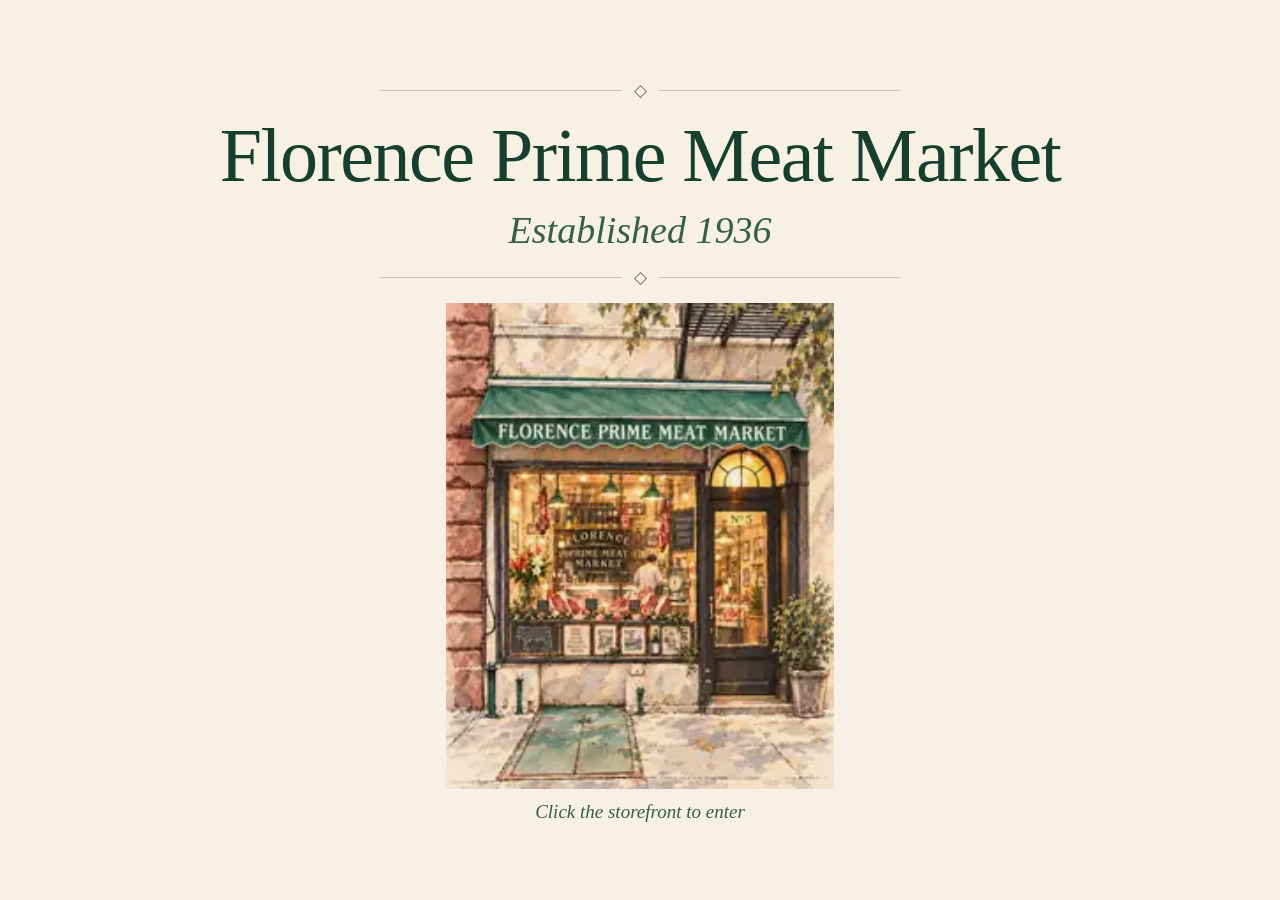
<file: index.html>
<!doctype html>
<html lang="en">
<head>
<meta charset="utf-8">
<meta name="viewport" content="width=device-width,initial-scale=1,viewport-fit=cover">
<title>Florence Prime Meat Market</title>
<meta name="description" content="Florence Prime Meat Market, 5 Jones Street, Greenwich Village. Cut to order since 1936.">
<meta property="og:title" content="Florence Prime Meat Market">
<meta property="og:description" content="Florence Prime Meat Market, 5 Jones Street, Greenwich Village. Cut to order since 1936.">
<meta property="og:image" content="assets/storefront.webp">
<meta name="theme-color" content="#173f2f">
<link rel="icon" href="data:image/svg+xml,%3Csvg xmlns='http://www.w3.org/2000/svg' viewBox='0 0 64 64'%3E%3Crect width='64' height='64' rx='10' fill='%23173f2f'/%3E%3Ctext x='32' y='45' font-family='Georgia,serif' font-size='40' text-anchor='middle' fill='%23f6f0e5'%3EF%3C/text%3E%3C/svg%3E">
<link rel="preconnect" href="https://fonts.googleapis.com">
<link rel="preconnect" href="https://fonts.gstatic.com" crossorigin>
<link rel="stylesheet" href="https://fonts.googleapis.com/css2?family=IM+Fell+English:ital@0;1&family=Source+Serif+4:ital,opsz,wght@0,8..60,400;0,8..60,600;1,8..60,400&family=Barlow+Condensed:wght@500;600&display=swap">
<link rel="stylesheet" href="assets/site.css">
<script type="application/ld+json">
{"@context":"https://schema.org","@type":"ButcherShop","name":"Florence Prime Meat Market","foundingDate":"1936","telephone":"+1-212-242-6531","address":{"@type":"PostalAddress","streetAddress":"5 Jones Street","addressLocality":"New York","addressRegion":"NY","postalCode":"10014","addressCountry":"US"},"sameAs":["https://www.instagram.com/florenceprimemeat/"]}
</script>
</head>
<body>
<main>
<div class="splash">
  <div class="rule">◇</div>
  <h1>Florence Prime Meat Market</h1>
  <p class="est">Established 1936</p>
  <div class="rule">◇</div>
  <a class="storelink" href="home.html" aria-label="Enter Florence Prime Meat Market"><img src="assets/storefront.webp" width="220" height="275" alt="Watercolor of the Florence Prime Meat Market storefront with its green awning at 5 Jones Street"></a>
  <a class="enter" href="home.html">Click the storefront to enter</a>
</div>
</main>
</body>
</html>
</file>
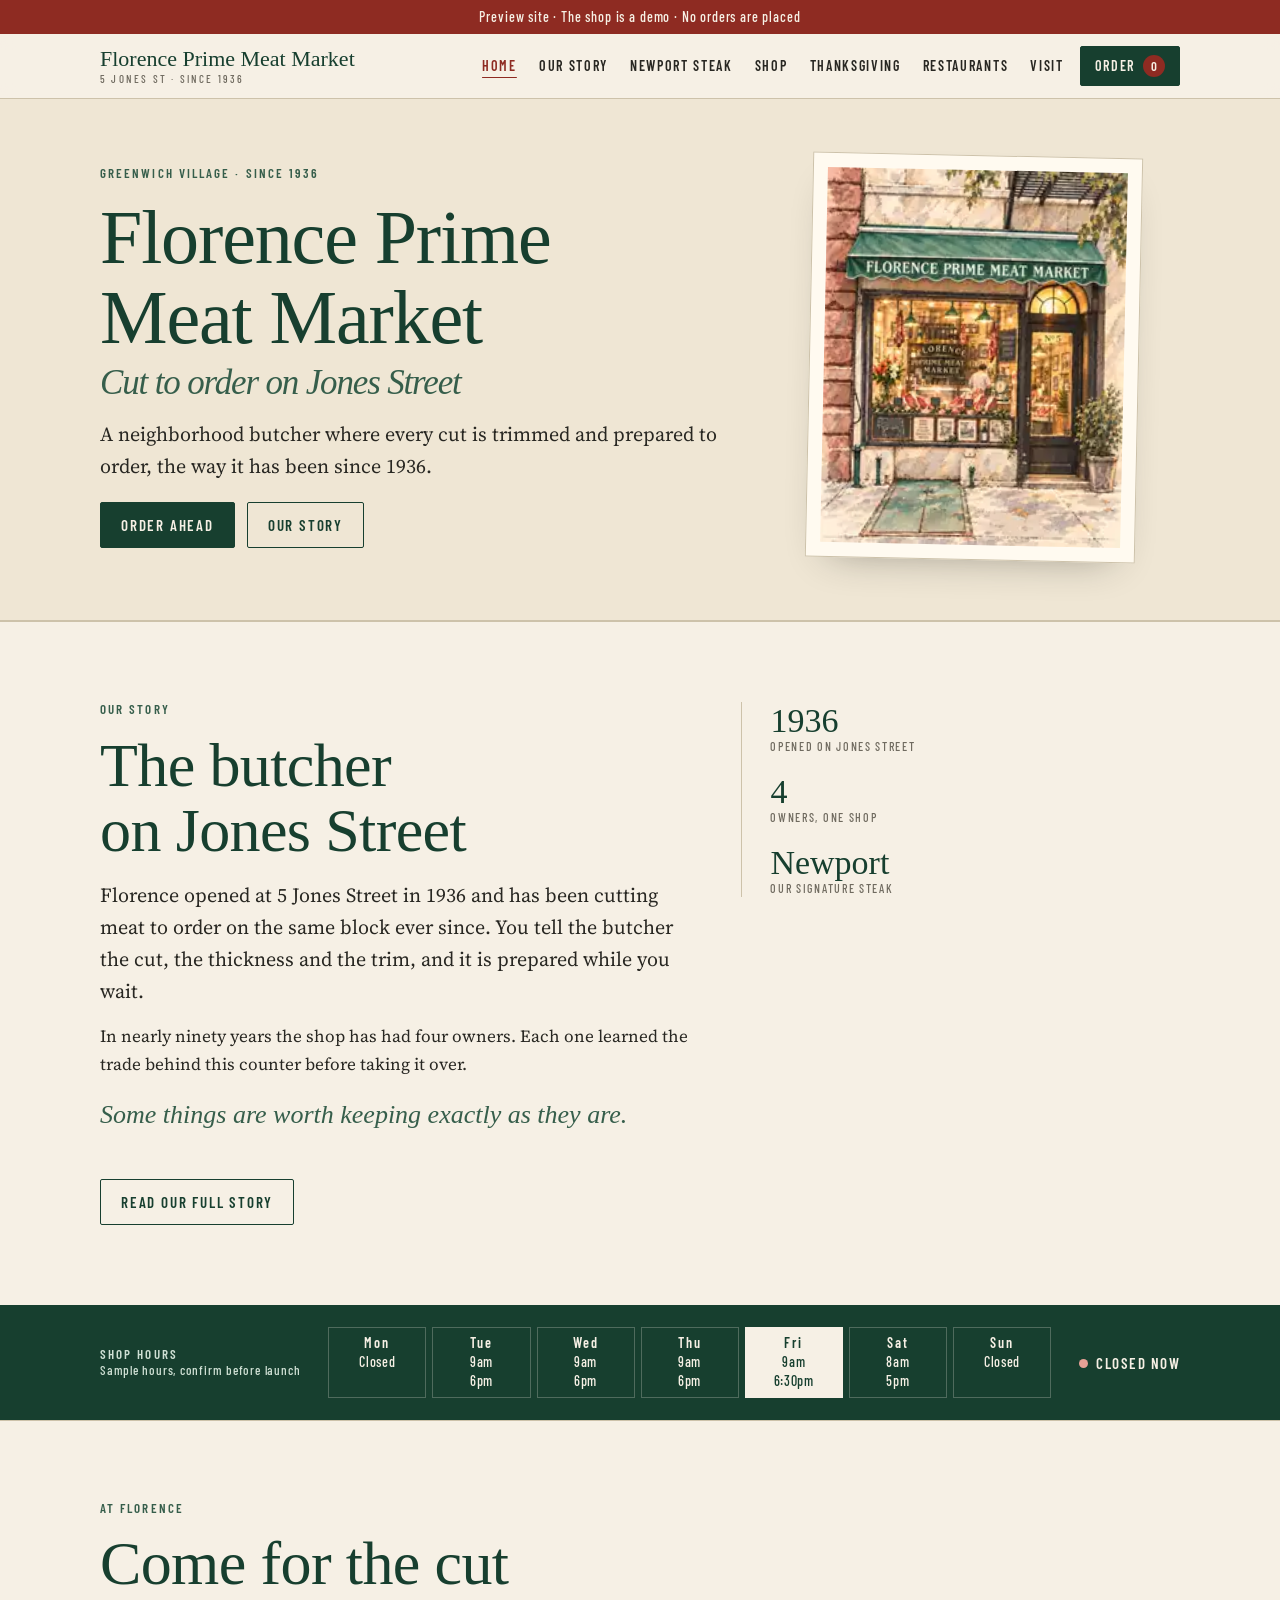
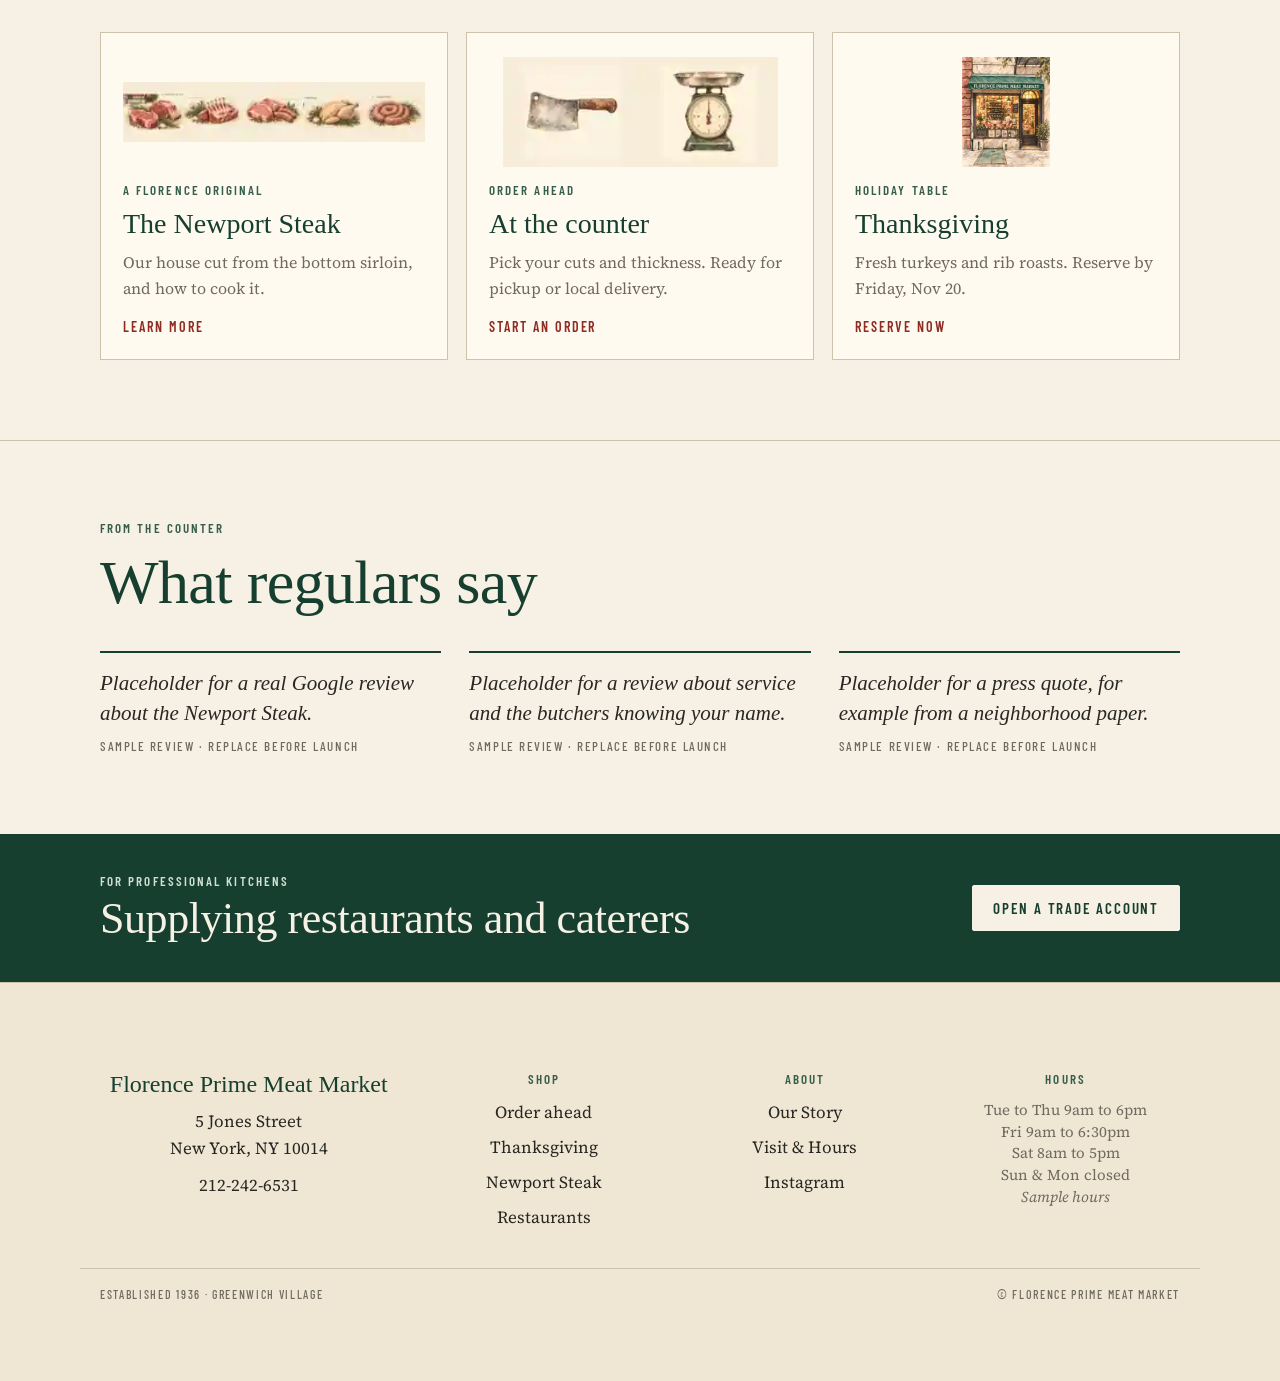
<file: home.html>
<!doctype html>
<html lang="en">
<head>
<meta charset="utf-8">
<meta name="viewport" content="width=device-width,initial-scale=1,viewport-fit=cover">
<title>Florence Prime Meat Market · Since 1936</title>
<meta name="description" content="Florence Prime Meat Market, 5 Jones Street, Greenwich Village. Cut to order since 1936.">
<meta property="og:title" content="Florence Prime Meat Market · Since 1936">
<meta property="og:description" content="Florence Prime Meat Market, 5 Jones Street, Greenwich Village. Cut to order since 1936.">
<meta property="og:image" content="assets/storefront.webp">
<meta name="theme-color" content="#173f2f">
<link rel="icon" href="data:image/svg+xml,%3Csvg xmlns='http://www.w3.org/2000/svg' viewBox='0 0 64 64'%3E%3Crect width='64' height='64' rx='10' fill='%23173f2f'/%3E%3Ctext x='32' y='45' font-family='Georgia,serif' font-size='40' text-anchor='middle' fill='%23f6f0e5'%3EF%3C/text%3E%3C/svg%3E">
<link rel="preconnect" href="https://fonts.googleapis.com">
<link rel="preconnect" href="https://fonts.gstatic.com" crossorigin>
<link rel="stylesheet" href="https://fonts.googleapis.com/css2?family=IM+Fell+English:ital@0;1&family=Source+Serif+4:ital,opsz,wght@0,8..60,400;0,8..60,600;1,8..60,400&family=Barlow+Condensed:wght@500;600&display=swap">
<link rel="stylesheet" href="assets/site.css">
<script type="application/ld+json">
{"@context":"https://schema.org","@type":"ButcherShop","name":"Florence Prime Meat Market","foundingDate":"1936","telephone":"+1-212-242-6531","address":{"@type":"PostalAddress","streetAddress":"5 Jones Street","addressLocality":"New York","addressRegion":"NY","postalCode":"10014","addressCountry":"US"},"sameAs":["https://www.instagram.com/florenceprimemeat/"]}
</script>
</head>
<body>
<div class="demo">Preview site · The shop is a demo · No orders are placed</div>
<header class="top">
  <div class="wrap bar">
    <a class="brand" href="home.html"><b>Florence Prime Meat Market</b><small>5 Jones St · Since 1936</small></a>
    <nav class="links" aria-label="Main"><a href="home.html" aria-current="page">Home</a><a href="story.html">Our Story</a><a href="newport.html">Newport Steak</a><a href="shop.html">Shop</a><a href="thanksgiving.html">Thanksgiving</a><a href="restaurants.html">Restaurants</a><a href="visit.html">Visit</a></nav>
    <button class="btn small cartbtn" id="openCart" type="button" aria-label="Open your order">Order <span class="count" id="count">0</span></button>
    <button class="menubtn" id="menuBtn" type="button" aria-expanded="false" aria-controls="mobileNav" aria-label="Menu"><span></span></button>
  </div>
  <nav class="wrap mobilenav" id="mobileNav" hidden aria-label="Mobile"><a href="home.html" aria-current="page">Home</a><a href="story.html">Our Story</a><a href="newport.html">Newport Steak</a><a href="shop.html">Shop</a><a href="thanksgiving.html">Thanksgiving</a><a href="restaurants.html">Restaurants</a><a href="visit.html">Visit</a></nav>
</header>
<main>
<section class="pghero big">
  <div class="wrap pghero-in">
    <div class="pghero-text">
      <div class="kicker">Greenwich Village · Since 1936</div>
      <h1>Florence Prime Meat Market<em>Cut to order on Jones Street</em></h1>
      <p class="lede">A neighborhood butcher where every cut is trimmed and prepared to order, the way it has been since 1936.</p>
      <div class="actions"><a class="btn" href="shop.html">Order ahead</a><a class="btn ghost" href="story.html">Our story</a></div>
    </div>
    <figure class="pghero-fig"><img src="assets/storefront.webp" width="220" height="275" alt="Watercolor of the Florence Prime Meat Market storefront at 5 Jones Street"></figure>
  </div>
</section>
<section class="block">
  <div class="wrap">
    <div class="intro">
      <div class="stack">
        <div class="kicker">Our story</div>
        <h2>The butcher on Jones Street</h2>
        <p class="lede">Florence opened at 5 Jones Street in 1936 and has been cutting meat to order on the same block ever since. You tell the butcher the cut, the thickness and the trim, and it is prepared while you wait.</p>
        <p>In nearly ninety years the shop has had four owners. Each one learned the trade behind this counter before taking it over.</p>
        <p class="script">Some things are worth keeping exactly as they are.</p>
      </div>
      <div class="facts">
        <div><b>1936</b><span>Opened on Jones Street</span></div>
        <div><b>4</b><span>Owners, one shop</span></div>
        <div><b>Newport</b><span>Our signature steak</span></div>
      </div>
    </div>
    <a class="btn ghost" href="story.html">Read our full story</a>
  </div>
</section>
<div class="hours" aria-label="Opening hours">
  <div class="wrap">
    <div class="label">Shop hours<br><span style="font-weight:500;letter-spacing:.06em;text-transform:none">Sample hours, confirm before launch</span></div>
    <div class="days" id="days"></div>
    <div class="status" id="status"><i></i><span>Open</span></div>
  </div>
</div>
<section class="block">
  <div class="wrap">
    <div class="head"><div class="kicker">At Florence</div><h2>Come for the cut</h2></div>
    <div class="tiles">
      <a class="tile" href="newport.html"><img class="tileimg" src="assets/meats.webp" alt=""><div class="kicker">A Florence original</div><h3>The Newport Steak</h3><p>Our house cut from the bottom sirloin, and how to cook it.</p><span class="go">Learn more</span></a>
      <a class="tile" href="shop.html"><img class="tileimg" src="assets/tools.webp" alt=""><div class="kicker">Order ahead</div><h3>At the counter</h3><p>Pick your cuts and thickness. Ready for pickup or local delivery.</p><span class="go">Start an order</span></a>
      <a class="tile" href="thanksgiving.html"><img class="tileimg" src="assets/storefront.webp" alt=""><div class="kicker">Holiday table</div><h3>Thanksgiving</h3><p>Fresh turkeys and rib roasts. Reserve by Friday, Nov 20.</p><span class="go">Reserve now</span></a>
    </div>
  </div>
</section>
<section class="block">
  <div class="wrap">
    <div class="head"><div class="kicker">From the counter</div><h2>What regulars say</h2></div>
    <div class="quotes">
      <figure><blockquote>Placeholder for a real Google review about the Newport Steak.</blockquote><figcaption>Sample review · replace before launch</figcaption></figure>
      <figure><blockquote>Placeholder for a review about service and the butchers knowing your name.</blockquote><figcaption>Sample review · replace before launch</figcaption></figure>
      <figure><blockquote>Placeholder for a press quote, for example from a neighborhood paper.</blockquote><figcaption>Sample review · replace before launch</figcaption></figure>
    </div>
  </div>
</section>
<div class="band"><div class="wrap"><div class="stack" style="gap:6px"><div class="kicker" style="color:#cfe0d4">For professional kitchens</div><h2>Supplying restaurants and caterers</h2></div><a class="btn" href="restaurants.html">Open a trade account</a></div></div>
</main>
<footer class="sitefoot">
  <div class="wrap cols">
    <div class="stack" style="gap:10px"><div class="fbrand">Florence Prime Meat Market</div><p>5 Jones Street<br>New York, NY 10014</p><p><a href="tel:+12122426531">212-242-6531</a></p></div>
    <div><h4>Shop</h4><ul><li><a href="shop.html">Order ahead</a></li><li><a href="thanksgiving.html">Thanksgiving</a></li><li><a href="newport.html">Newport Steak</a></li><li><a href="restaurants.html">Restaurants</a></li></ul></div>
    <div><h4>About</h4><ul><li><a href="story.html">Our Story</a></li><li><a href="visit.html">Visit &amp; Hours</a></li><li><a href="https://www.instagram.com/florenceprimemeat/" target="_blank" rel="noopener">Instagram</a></li></ul></div>
    <div><h4>Hours</h4><p class="fine" style="font-size:15px">Tue to Thu 9am to 6pm<br>Fri 9am to 6:30pm<br>Sat 8am to 5pm<br>Sun &amp; Mon closed<br><em>Sample hours</em></p></div>
  </div>
  <div class="wrap legal"><span>Established 1936 · Greenwich Village</span><span>© Florence Prime Meat Market</span></div>
</footer>
<div class="scrim" id="scrim" hidden></div>
<aside class="drawer" id="drawer" hidden aria-label="Your order" role="dialog" aria-modal="true">
  <div class="dhead"><h2 id="dTitle">Your order</h2><button class="x" id="closeCart" type="button" aria-label="Close">×</button></div>
  <div class="dbody" id="dBody"></div>
  <div class="dfoot" id="dFoot"></div>
</aside>
<div class="toast" id="toast" hidden></div>

<script src="assets/site.js"></script>
</body>
</html>
</file>
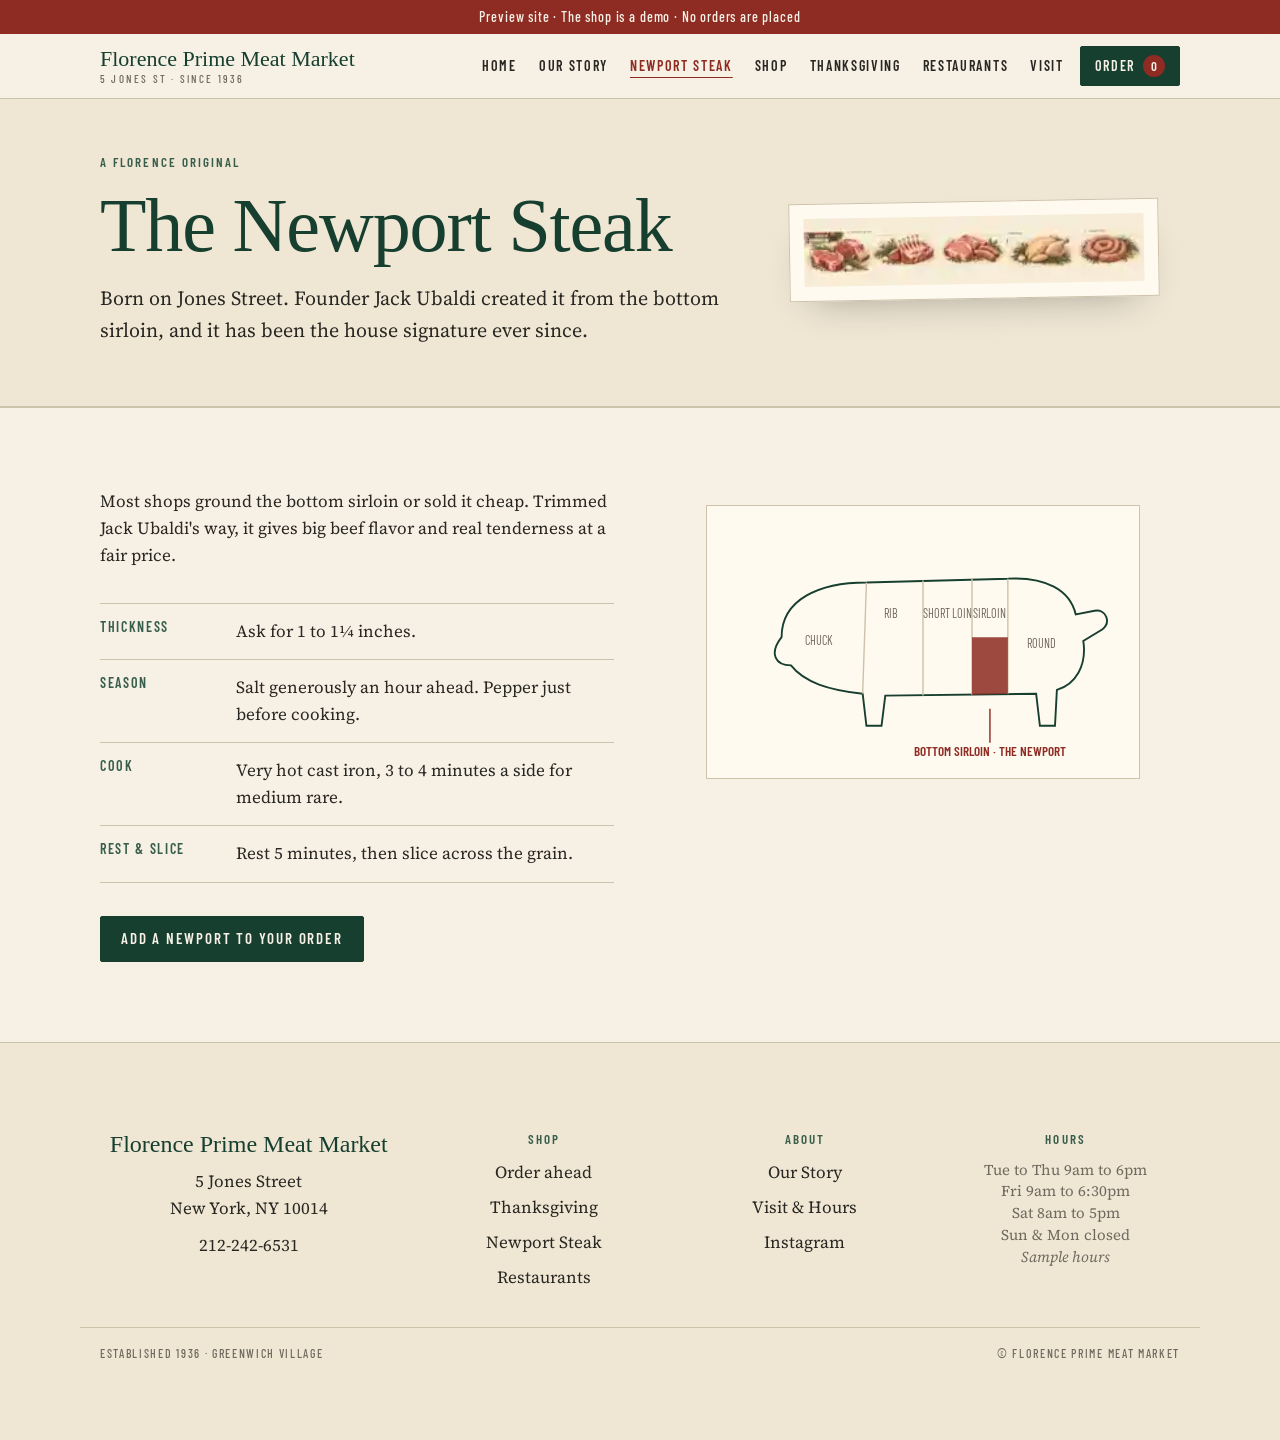
<file: newport.html>
<!doctype html>
<html lang="en">
<head>
<meta charset="utf-8">
<meta name="viewport" content="width=device-width,initial-scale=1,viewport-fit=cover">
<title>The Newport Steak · Florence Prime Meat Market</title>
<meta name="description" content="The Newport Steak, created at Florence from the bottom sirloin. How to buy and cook it.">
<meta property="og:title" content="The Newport Steak · Florence Prime Meat Market">
<meta property="og:description" content="The Newport Steak, created at Florence from the bottom sirloin. How to buy and cook it.">
<meta property="og:image" content="assets/storefront.webp">
<meta name="theme-color" content="#173f2f">
<link rel="icon" href="data:image/svg+xml,%3Csvg xmlns='http://www.w3.org/2000/svg' viewBox='0 0 64 64'%3E%3Crect width='64' height='64' rx='10' fill='%23173f2f'/%3E%3Ctext x='32' y='45' font-family='Georgia,serif' font-size='40' text-anchor='middle' fill='%23f6f0e5'%3EF%3C/text%3E%3C/svg%3E">
<link rel="preconnect" href="https://fonts.googleapis.com">
<link rel="preconnect" href="https://fonts.gstatic.com" crossorigin>
<link rel="stylesheet" href="https://fonts.googleapis.com/css2?family=IM+Fell+English:ital@0;1&family=Source+Serif+4:ital,opsz,wght@0,8..60,400;0,8..60,600;1,8..60,400&family=Barlow+Condensed:wght@500;600&display=swap">
<link rel="stylesheet" href="assets/site.css">
<script type="application/ld+json">
{"@context":"https://schema.org","@type":"ButcherShop","name":"Florence Prime Meat Market","foundingDate":"1936","telephone":"+1-212-242-6531","address":{"@type":"PostalAddress","streetAddress":"5 Jones Street","addressLocality":"New York","addressRegion":"NY","postalCode":"10014","addressCountry":"US"},"sameAs":["https://www.instagram.com/florenceprimemeat/"]}
</script>
</head>
<body>
<div class="demo">Preview site · The shop is a demo · No orders are placed</div>
<header class="top">
  <div class="wrap bar">
    <a class="brand" href="home.html"><b>Florence Prime Meat Market</b><small>5 Jones St · Since 1936</small></a>
    <nav class="links" aria-label="Main"><a href="home.html">Home</a><a href="story.html">Our Story</a><a href="newport.html" aria-current="page">Newport Steak</a><a href="shop.html">Shop</a><a href="thanksgiving.html">Thanksgiving</a><a href="restaurants.html">Restaurants</a><a href="visit.html">Visit</a></nav>
    <button class="btn small cartbtn" id="openCart" type="button" aria-label="Open your order">Order <span class="count" id="count">0</span></button>
    <button class="menubtn" id="menuBtn" type="button" aria-expanded="false" aria-controls="mobileNav" aria-label="Menu"><span></span></button>
  </div>
  <nav class="wrap mobilenav" id="mobileNav" hidden aria-label="Mobile"><a href="home.html">Home</a><a href="story.html">Our Story</a><a href="newport.html" aria-current="page">Newport Steak</a><a href="shop.html">Shop</a><a href="thanksgiving.html">Thanksgiving</a><a href="restaurants.html">Restaurants</a><a href="visit.html">Visit</a></nav>
</header>
<main>
<section class="pghero strip">
  <div class="wrap pghero-in">
    <div class="pghero-text">
      <div class="kicker">A Florence original</div>
      <h1>The Newport Steak</h1>
      <p class="lede">Born on Jones Street. Founder Jack Ubaldi created it from the bottom sirloin, and it has been the house signature ever since.</p>
    </div>
    <figure class="pghero-fig"><img src="assets/meats.webp" width="260" height="52" alt="Watercolor of steak and roast cuts"></figure>
  </div>
</section>
<section class="block" id="newport">
  <div class="wrap newport">
    <div class="stack">
      <p>Most shops ground the bottom sirloin or sold it cheap. Trimmed Jack Ubaldi's way, it gives big beef flavor and real tenderness at a fair price.</p>
      <dl class="cook">
        <div><dt>Thickness</dt><dd>Ask for 1 to 1¼ inches.</dd></div>
        <div><dt>Season</dt><dd>Salt generously an hour ahead. Pepper just before cooking.</dd></div>
        <div><dt>Cook</dt><dd>Very hot cast iron, 3 to 4 minutes a side for medium rare.</dd></div>
        <div><dt>Rest &amp; slice</dt><dd>Rest 5 minutes, then slice across the grain.</dd></div>
      </dl>
      <div><button class="btn" type="button" data-quick="newport">Add a Newport to your order</button></div>
    </div>
    <div class="stack">
    <figure class="anatomy" aria-label="Diagram showing where the bottom sirloin sits on the steer">
      <svg viewBox="0 0 420 250" role="img" aria-labelledby="cowT">
        <title id="cowT">The Newport comes from the bottom sirloin, between the short loin and the round</title>
        <path d="M60 120 C60 80 100 62 150 62 L300 58 C340 56 366 70 372 96 L392 92 C404 90 410 104 400 112 L380 124 C384 150 372 170 352 176 L350 214 L334 214 L330 180 L170 182 L166 214 L150 214 L146 180 C110 176 84 168 70 150 C54 150 46 138 60 120 Z" fill="none" stroke="#173f2f" stroke-width="2"/>
        <path d="M150 62 L146 180 M210 60 L210 182 M262 58 L262 181 M300 58 L300 180" stroke="#cdc2aa" stroke-width="1.5" fill="none"/>
        <path d="M262 120 L300 120 L300 180 L262 181 Z" fill="#8e2b22" fill-opacity=".85"/>
        <text x="176" y="100" font-family="Barlow Condensed,Arial Narrow,sans-serif" font-size="13" fill="#6f6a5f" text-anchor="middle">RIB</text>
        <text x="236" y="100" font-family="Barlow Condensed,Arial Narrow,sans-serif" font-size="13" fill="#6f6a5f" text-anchor="middle">SHORT LOIN</text>
        <text x="281" y="100" font-family="Barlow Condensed,Arial Narrow,sans-serif" font-size="13" fill="#6f6a5f" text-anchor="middle">SIRLOIN</text>
        <text x="336" y="132" font-family="Barlow Condensed,Arial Narrow,sans-serif" font-size="13" fill="#6f6a5f" text-anchor="middle">ROUND</text>
        <text x="100" y="128" font-family="Barlow Condensed,Arial Narrow,sans-serif" font-size="13" fill="#6f6a5f" text-anchor="middle">CHUCK</text>
        <line x1="281" y1="196" x2="281" y2="232" stroke="#8e2b22" stroke-width="1.5"/>
        <text x="281" y="246" font-family="Barlow Condensed,Arial Narrow,sans-serif" font-size="14" font-weight="600" fill="#8e2b22" text-anchor="middle">BOTTOM SIRLOIN · THE NEWPORT</text>
      </svg>
    </figure>
    </div>
  </div>
</section>
</main>
<footer class="sitefoot">
  <div class="wrap cols">
    <div class="stack" style="gap:10px"><div class="fbrand">Florence Prime Meat Market</div><p>5 Jones Street<br>New York, NY 10014</p><p><a href="tel:+12122426531">212-242-6531</a></p></div>
    <div><h4>Shop</h4><ul><li><a href="shop.html">Order ahead</a></li><li><a href="thanksgiving.html">Thanksgiving</a></li><li><a href="newport.html">Newport Steak</a></li><li><a href="restaurants.html">Restaurants</a></li></ul></div>
    <div><h4>About</h4><ul><li><a href="story.html">Our Story</a></li><li><a href="visit.html">Visit &amp; Hours</a></li><li><a href="https://www.instagram.com/florenceprimemeat/" target="_blank" rel="noopener">Instagram</a></li></ul></div>
    <div><h4>Hours</h4><p class="fine" style="font-size:15px">Tue to Thu 9am to 6pm<br>Fri 9am to 6:30pm<br>Sat 8am to 5pm<br>Sun &amp; Mon closed<br><em>Sample hours</em></p></div>
  </div>
  <div class="wrap legal"><span>Established 1936 · Greenwich Village</span><span>© Florence Prime Meat Market</span></div>
</footer>
<div class="scrim" id="scrim" hidden></div>
<aside class="drawer" id="drawer" hidden aria-label="Your order" role="dialog" aria-modal="true">
  <div class="dhead"><h2 id="dTitle">Your order</h2><button class="x" id="closeCart" type="button" aria-label="Close">×</button></div>
  <div class="dbody" id="dBody"></div>
  <div class="dfoot" id="dFoot"></div>
</aside>
<div class="toast" id="toast" hidden></div>

<script src="assets/site.js"></script>
</body>
</html>
</file>
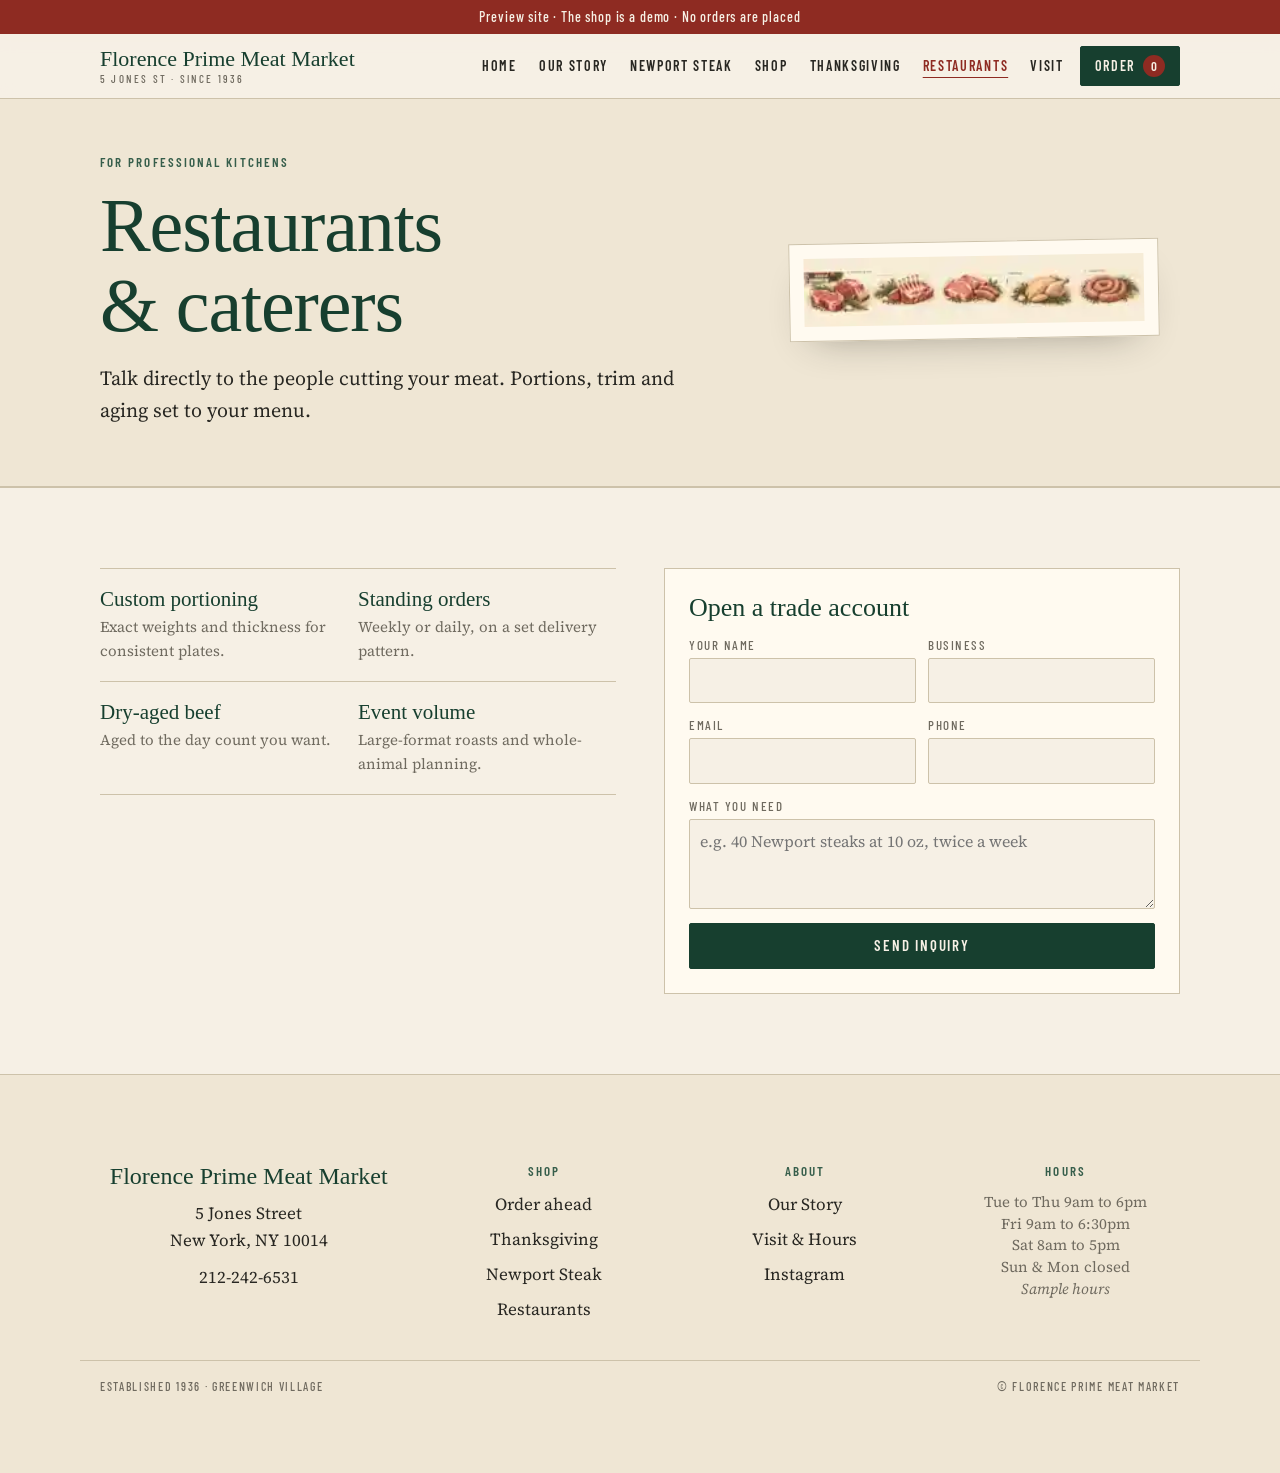
<file: restaurants.html>
<!doctype html>
<html lang="en">
<head>
<meta charset="utf-8">
<meta name="viewport" content="width=device-width,initial-scale=1,viewport-fit=cover">
<title>Restaurants · Florence Prime Meat Market</title>
<meta name="description" content="Butcher supply for restaurants and caterers in New York.">
<meta property="og:title" content="Restaurants · Florence Prime Meat Market">
<meta property="og:description" content="Butcher supply for restaurants and caterers in New York.">
<meta property="og:image" content="assets/storefront.webp">
<meta name="theme-color" content="#173f2f">
<link rel="icon" href="data:image/svg+xml,%3Csvg xmlns='http://www.w3.org/2000/svg' viewBox='0 0 64 64'%3E%3Crect width='64' height='64' rx='10' fill='%23173f2f'/%3E%3Ctext x='32' y='45' font-family='Georgia,serif' font-size='40' text-anchor='middle' fill='%23f6f0e5'%3EF%3C/text%3E%3C/svg%3E">
<link rel="preconnect" href="https://fonts.googleapis.com">
<link rel="preconnect" href="https://fonts.gstatic.com" crossorigin>
<link rel="stylesheet" href="https://fonts.googleapis.com/css2?family=IM+Fell+English:ital@0;1&family=Source+Serif+4:ital,opsz,wght@0,8..60,400;0,8..60,600;1,8..60,400&family=Barlow+Condensed:wght@500;600&display=swap">
<link rel="stylesheet" href="assets/site.css">
<script type="application/ld+json">
{"@context":"https://schema.org","@type":"ButcherShop","name":"Florence Prime Meat Market","foundingDate":"1936","telephone":"+1-212-242-6531","address":{"@type":"PostalAddress","streetAddress":"5 Jones Street","addressLocality":"New York","addressRegion":"NY","postalCode":"10014","addressCountry":"US"},"sameAs":["https://www.instagram.com/florenceprimemeat/"]}
</script>
</head>
<body>
<div class="demo">Preview site · The shop is a demo · No orders are placed</div>
<header class="top">
  <div class="wrap bar">
    <a class="brand" href="home.html"><b>Florence Prime Meat Market</b><small>5 Jones St · Since 1936</small></a>
    <nav class="links" aria-label="Main"><a href="home.html">Home</a><a href="story.html">Our Story</a><a href="newport.html">Newport Steak</a><a href="shop.html">Shop</a><a href="thanksgiving.html">Thanksgiving</a><a href="restaurants.html" aria-current="page">Restaurants</a><a href="visit.html">Visit</a></nav>
    <button class="btn small cartbtn" id="openCart" type="button" aria-label="Open your order">Order <span class="count" id="count">0</span></button>
    <button class="menubtn" id="menuBtn" type="button" aria-expanded="false" aria-controls="mobileNav" aria-label="Menu"><span></span></button>
  </div>
  <nav class="wrap mobilenav" id="mobileNav" hidden aria-label="Mobile"><a href="home.html">Home</a><a href="story.html">Our Story</a><a href="newport.html">Newport Steak</a><a href="shop.html">Shop</a><a href="thanksgiving.html">Thanksgiving</a><a href="restaurants.html" aria-current="page">Restaurants</a><a href="visit.html">Visit</a></nav>
</header>
<main>
<section class="pghero strip">
  <div class="wrap pghero-in">
    <div class="pghero-text">
      <div class="kicker">For professional kitchens</div>
      <h1>Restaurants &amp; caterers</h1>
      <p class="lede">Talk directly to the people cutting your meat. Portions, trim and aging set to your menu.</p>
    </div>
    <figure class="pghero-fig"><img src="assets/meats.webp" width="260" height="52" alt="Watercolor of beef, lamb, pork and poultry cuts"></figure>
  </div>
</section>
<section class="block" id="commercial">
  <div class="wrap two">
    <div class="stack">
      <div class="services">
        <div><h3>Custom portioning</h3><p>Exact weights and thickness for consistent plates.</p></div>
        <div><h3>Standing orders</h3><p>Weekly or daily, on a set delivery pattern.</p></div>
        <div><h3>Dry-aged beef</h3><p>Aged to the day count you want.</p></div>
        <div><h3>Event volume</h3><p>Large-format roasts and whole-animal planning.</p></div>
      </div>
    </div>
    <div>
      <form class="panel" id="tradeForm" novalidate>
        <h3>Open a trade account</h3>
        <div class="row2">
          <label class="field" for="tName"><span>Your name</span><input id="tName" required autocomplete="name"></label>
          <label class="field" for="tBiz"><span>Business</span><input id="tBiz" required autocomplete="organization"></label>
        </div>
        <div class="row2">
          <label class="field" for="tEmail"><span>Email</span><input id="tEmail" type="email" required autocomplete="email"></label>
          <label class="field" for="tPhone"><span>Phone</span><input id="tPhone" type="tel" autocomplete="tel"></label>
        </div>
        <label class="field" for="tNeeds"><span>What you need</span><textarea id="tNeeds" placeholder="e.g. 40 Newport steaks at 10 oz, twice a week"></textarea></label>
        <p class="err" id="tErr" hidden></p>
        <button class="btn" type="submit">Send inquiry</button>
      </form>
      <div class="okmsg" id="tOk" hidden><h3>Thanks, inquiry received</h3><p>This is a demo, so nothing was sent. On the live site this goes to the shop and Aristeo calls you back.</p></div>
    </div>
  </div>
</section>
</main>
<footer class="sitefoot">
  <div class="wrap cols">
    <div class="stack" style="gap:10px"><div class="fbrand">Florence Prime Meat Market</div><p>5 Jones Street<br>New York, NY 10014</p><p><a href="tel:+12122426531">212-242-6531</a></p></div>
    <div><h4>Shop</h4><ul><li><a href="shop.html">Order ahead</a></li><li><a href="thanksgiving.html">Thanksgiving</a></li><li><a href="newport.html">Newport Steak</a></li><li><a href="restaurants.html">Restaurants</a></li></ul></div>
    <div><h4>About</h4><ul><li><a href="story.html">Our Story</a></li><li><a href="visit.html">Visit &amp; Hours</a></li><li><a href="https://www.instagram.com/florenceprimemeat/" target="_blank" rel="noopener">Instagram</a></li></ul></div>
    <div><h4>Hours</h4><p class="fine" style="font-size:15px">Tue to Thu 9am to 6pm<br>Fri 9am to 6:30pm<br>Sat 8am to 5pm<br>Sun &amp; Mon closed<br><em>Sample hours</em></p></div>
  </div>
  <div class="wrap legal"><span>Established 1936 · Greenwich Village</span><span>© Florence Prime Meat Market</span></div>
</footer>
<div class="scrim" id="scrim" hidden></div>
<aside class="drawer" id="drawer" hidden aria-label="Your order" role="dialog" aria-modal="true">
  <div class="dhead"><h2 id="dTitle">Your order</h2><button class="x" id="closeCart" type="button" aria-label="Close">×</button></div>
  <div class="dbody" id="dBody"></div>
  <div class="dfoot" id="dFoot"></div>
</aside>
<div class="toast" id="toast" hidden></div>

<script src="assets/site.js"></script>
</body>
</html>
</file>
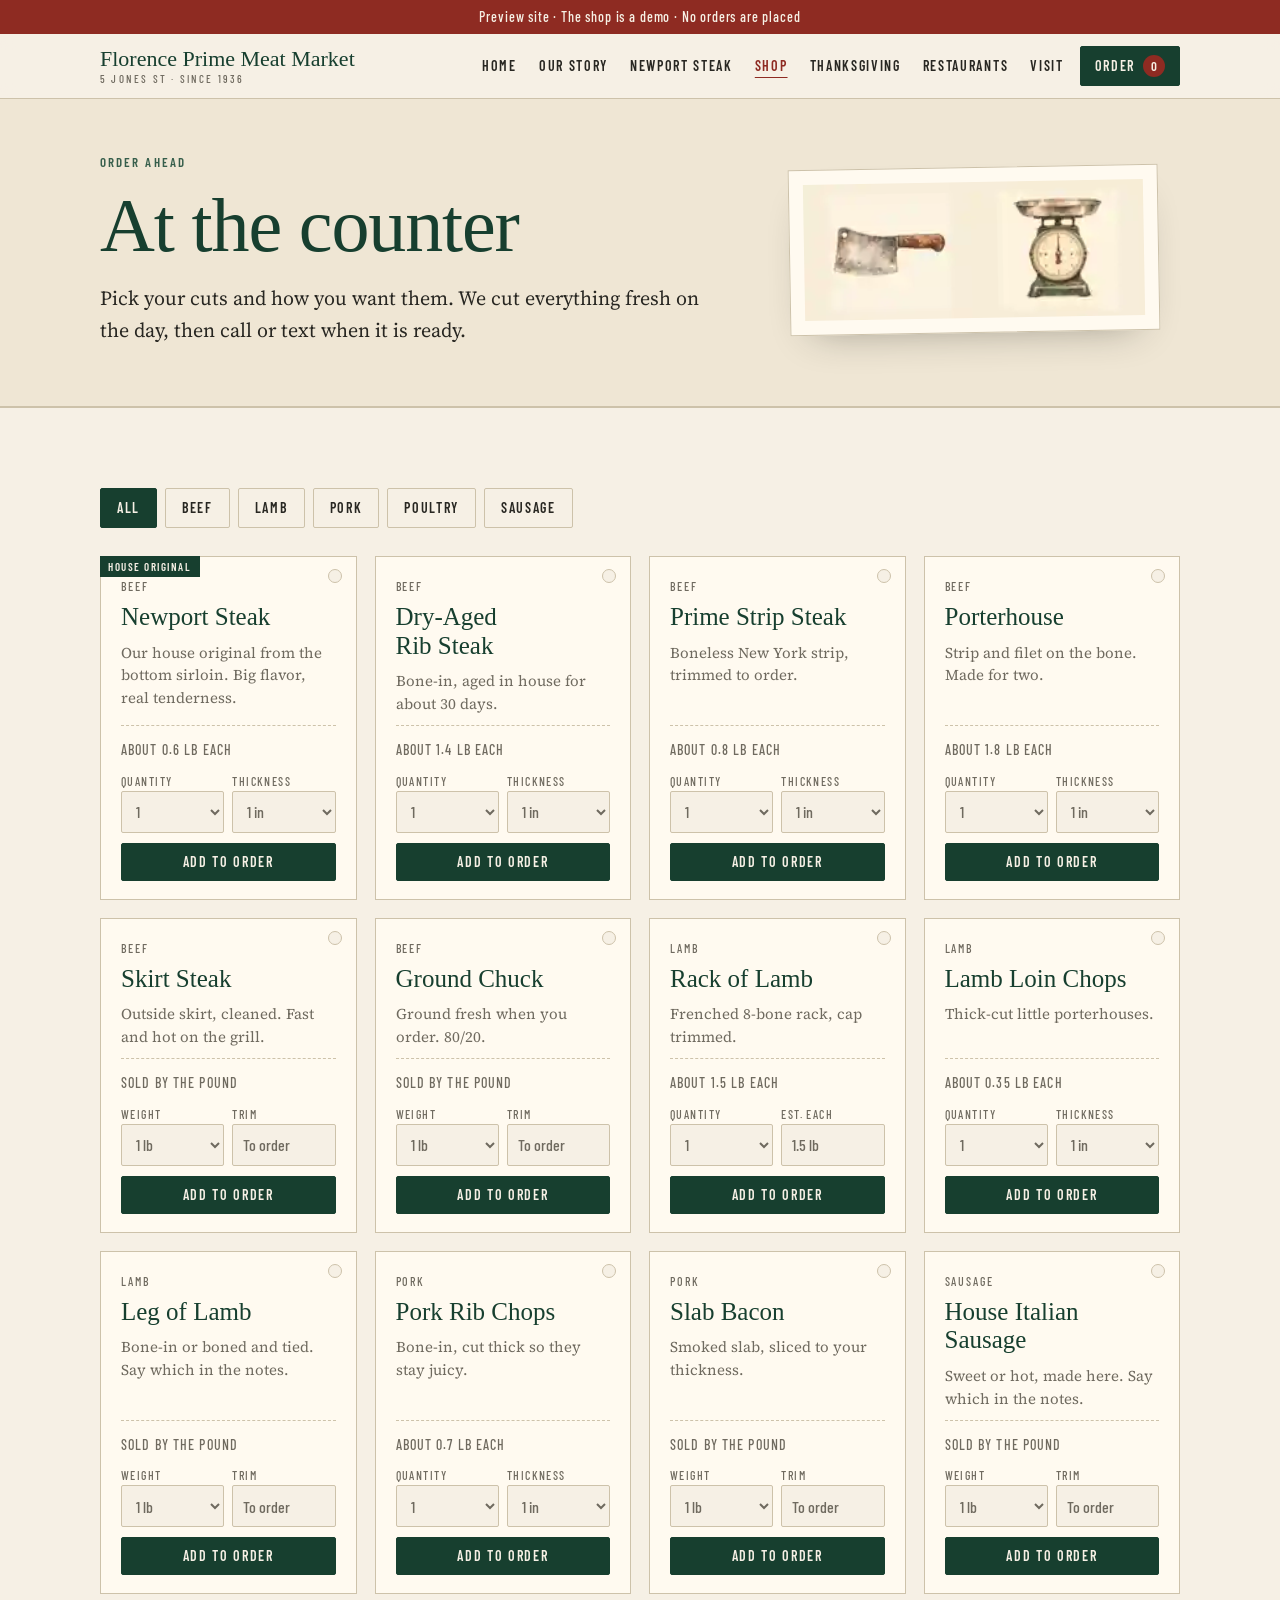
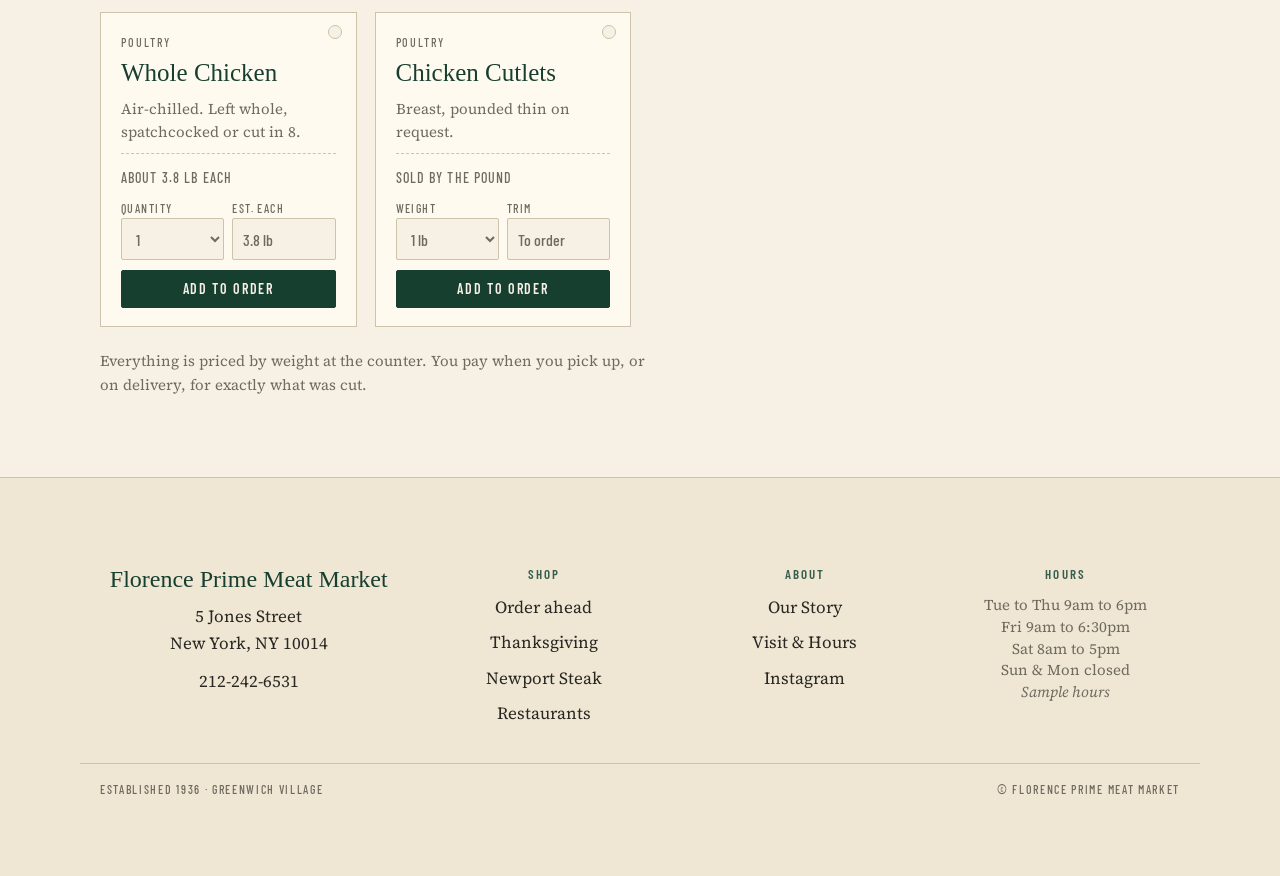
<file: shop.html>
<!doctype html>
<html lang="en">
<head>
<meta charset="utf-8">
<meta name="viewport" content="width=device-width,initial-scale=1,viewport-fit=cover">
<title>Shop · Florence Prime Meat Market</title>
<meta name="description" content="Order ahead from Florence Prime Meat Market for pickup or local delivery.">
<meta property="og:title" content="Shop · Florence Prime Meat Market">
<meta property="og:description" content="Order ahead from Florence Prime Meat Market for pickup or local delivery.">
<meta property="og:image" content="assets/storefront.webp">
<meta name="theme-color" content="#173f2f">
<link rel="icon" href="data:image/svg+xml,%3Csvg xmlns='http://www.w3.org/2000/svg' viewBox='0 0 64 64'%3E%3Crect width='64' height='64' rx='10' fill='%23173f2f'/%3E%3Ctext x='32' y='45' font-family='Georgia,serif' font-size='40' text-anchor='middle' fill='%23f6f0e5'%3EF%3C/text%3E%3C/svg%3E">
<link rel="preconnect" href="https://fonts.googleapis.com">
<link rel="preconnect" href="https://fonts.gstatic.com" crossorigin>
<link rel="stylesheet" href="https://fonts.googleapis.com/css2?family=IM+Fell+English:ital@0;1&family=Source+Serif+4:ital,opsz,wght@0,8..60,400;0,8..60,600;1,8..60,400&family=Barlow+Condensed:wght@500;600&display=swap">
<link rel="stylesheet" href="assets/site.css">
<script type="application/ld+json">
{"@context":"https://schema.org","@type":"ButcherShop","name":"Florence Prime Meat Market","foundingDate":"1936","telephone":"+1-212-242-6531","address":{"@type":"PostalAddress","streetAddress":"5 Jones Street","addressLocality":"New York","addressRegion":"NY","postalCode":"10014","addressCountry":"US"},"sameAs":["https://www.instagram.com/florenceprimemeat/"]}
</script>
</head>
<body>
<div class="demo">Preview site · The shop is a demo · No orders are placed</div>
<header class="top">
  <div class="wrap bar">
    <a class="brand" href="home.html"><b>Florence Prime Meat Market</b><small>5 Jones St · Since 1936</small></a>
    <nav class="links" aria-label="Main"><a href="home.html">Home</a><a href="story.html">Our Story</a><a href="newport.html">Newport Steak</a><a href="shop.html" aria-current="page">Shop</a><a href="thanksgiving.html">Thanksgiving</a><a href="restaurants.html">Restaurants</a><a href="visit.html">Visit</a></nav>
    <button class="btn small cartbtn" id="openCart" type="button" aria-label="Open your order">Order <span class="count" id="count">0</span></button>
    <button class="menubtn" id="menuBtn" type="button" aria-expanded="false" aria-controls="mobileNav" aria-label="Menu"><span></span></button>
  </div>
  <nav class="wrap mobilenav" id="mobileNav" hidden aria-label="Mobile"><a href="home.html">Home</a><a href="story.html">Our Story</a><a href="newport.html">Newport Steak</a><a href="shop.html" aria-current="page">Shop</a><a href="thanksgiving.html">Thanksgiving</a><a href="restaurants.html">Restaurants</a><a href="visit.html">Visit</a></nav>
</header>
<main>
<section class="pghero strip">
  <div class="wrap pghero-in">
    <div class="pghero-text">
      <div class="kicker">Order ahead</div>
      <h1>At the counter</h1>
      <p class="lede">Pick your cuts and how you want them. We cut everything fresh on the day, then call or text when it is ready.</p>
    </div>
    <figure class="pghero-fig"><img src="assets/tools.webp" width="260" height="104" alt="Watercolor of butcher's knives and tools"></figure>
  </div>
</section>
<section class="block" id="shop">
  <div class="wrap">
    <div class="filters" id="filters" role="group" aria-label="Filter by category"></div>
    <div class="grid" id="grid"></div>
    <p class="weightnote">Everything is priced by weight at the counter. You pay when you pick up, or on delivery, for exactly what was cut.</p>
  </div>
</section>
</main>
<footer class="sitefoot">
  <div class="wrap cols">
    <div class="stack" style="gap:10px"><div class="fbrand">Florence Prime Meat Market</div><p>5 Jones Street<br>New York, NY 10014</p><p><a href="tel:+12122426531">212-242-6531</a></p></div>
    <div><h4>Shop</h4><ul><li><a href="shop.html">Order ahead</a></li><li><a href="thanksgiving.html">Thanksgiving</a></li><li><a href="newport.html">Newport Steak</a></li><li><a href="restaurants.html">Restaurants</a></li></ul></div>
    <div><h4>About</h4><ul><li><a href="story.html">Our Story</a></li><li><a href="visit.html">Visit &amp; Hours</a></li><li><a href="https://www.instagram.com/florenceprimemeat/" target="_blank" rel="noopener">Instagram</a></li></ul></div>
    <div><h4>Hours</h4><p class="fine" style="font-size:15px">Tue to Thu 9am to 6pm<br>Fri 9am to 6:30pm<br>Sat 8am to 5pm<br>Sun &amp; Mon closed<br><em>Sample hours</em></p></div>
  </div>
  <div class="wrap legal"><span>Established 1936 · Greenwich Village</span><span>© Florence Prime Meat Market</span></div>
</footer>
<div class="scrim" id="scrim" hidden></div>
<aside class="drawer" id="drawer" hidden aria-label="Your order" role="dialog" aria-modal="true">
  <div class="dhead"><h2 id="dTitle">Your order</h2><button class="x" id="closeCart" type="button" aria-label="Close">×</button></div>
  <div class="dbody" id="dBody"></div>
  <div class="dfoot" id="dFoot"></div>
</aside>
<div class="toast" id="toast" hidden></div>

<script src="assets/site.js"></script>
</body>
</html>
</file>
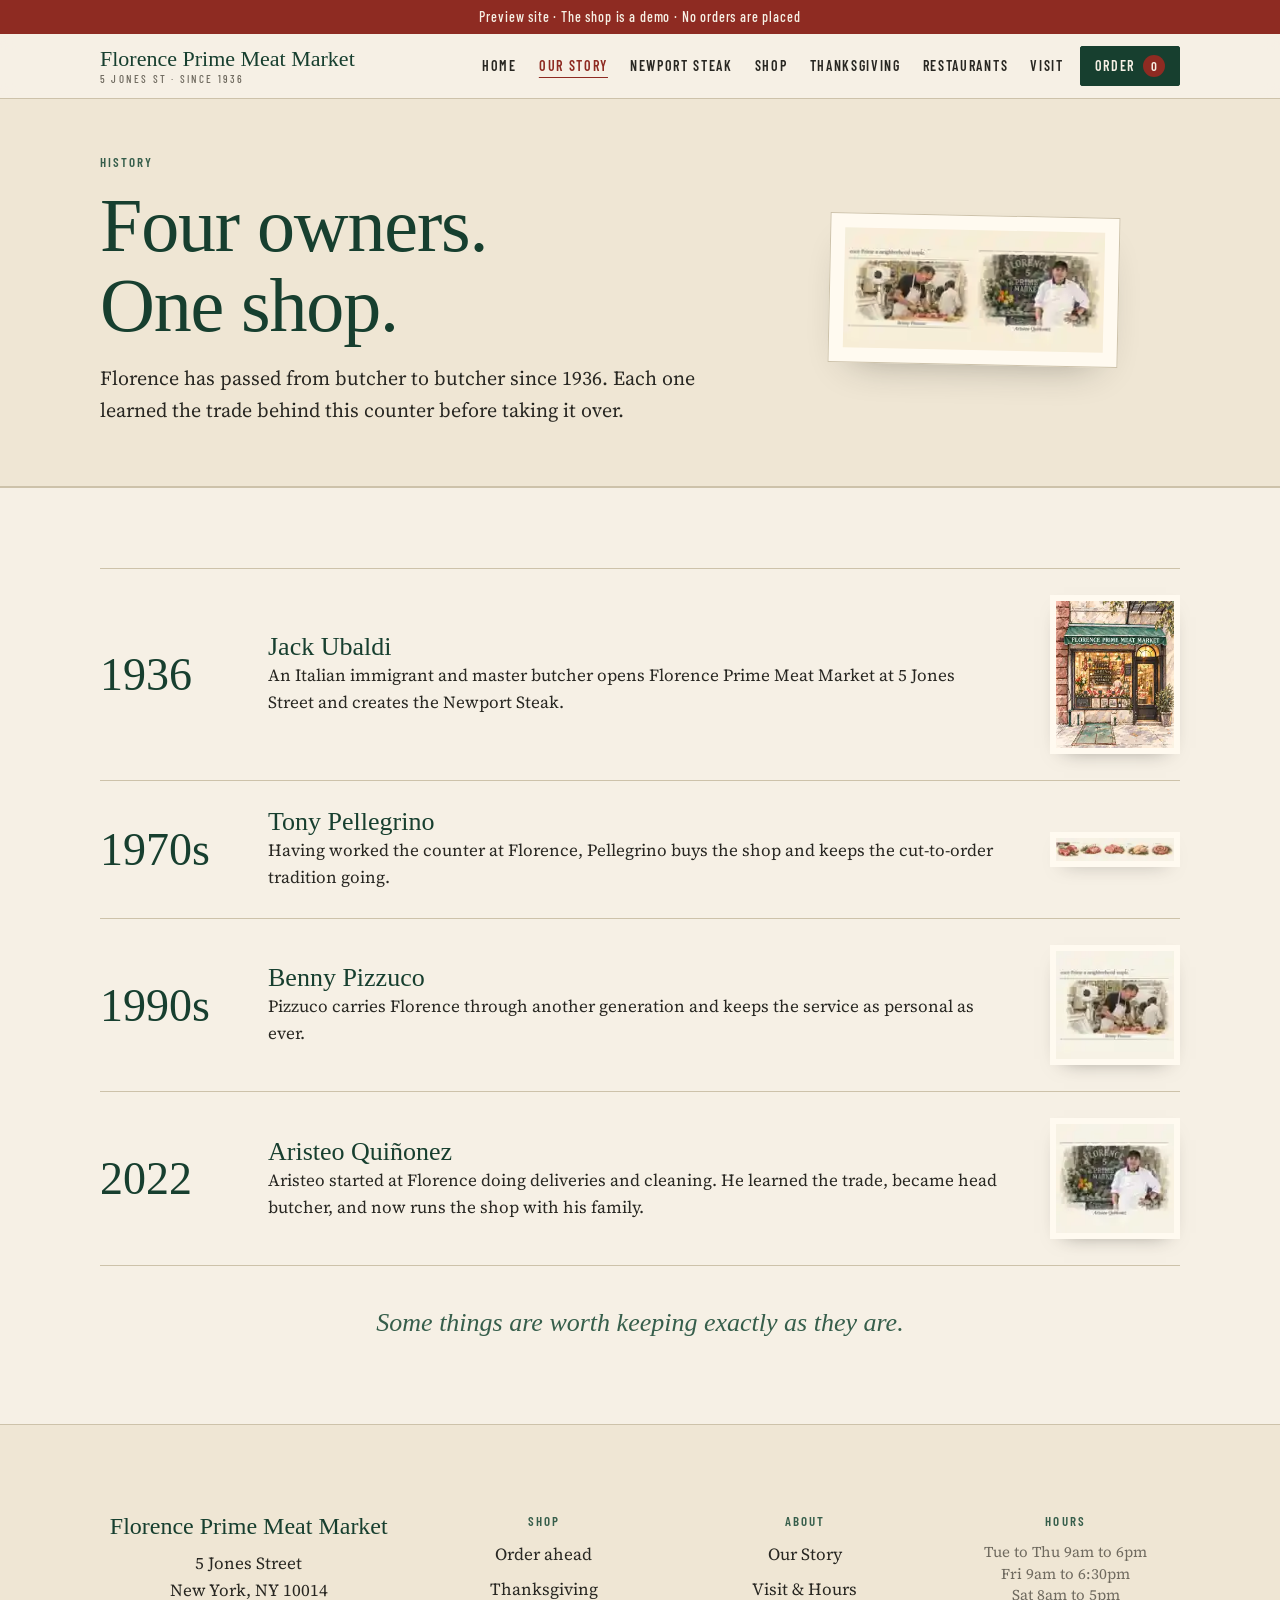
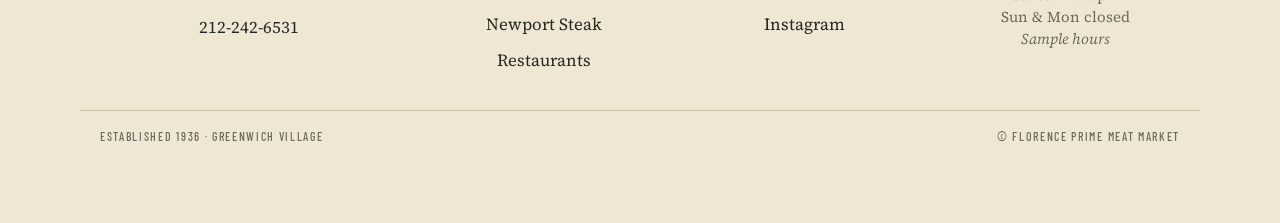
<file: story.html>
<!doctype html>
<html lang="en">
<head>
<meta charset="utf-8">
<meta name="viewport" content="width=device-width,initial-scale=1,viewport-fit=cover">
<title>Our Story · Florence Prime Meat Market</title>
<meta name="description" content="Four owners, one shop. The history of Florence Prime Meat Market since 1936.">
<meta property="og:title" content="Our Story · Florence Prime Meat Market">
<meta property="og:description" content="Four owners, one shop. The history of Florence Prime Meat Market since 1936.">
<meta property="og:image" content="assets/storefront.webp">
<meta name="theme-color" content="#173f2f">
<link rel="icon" href="data:image/svg+xml,%3Csvg xmlns='http://www.w3.org/2000/svg' viewBox='0 0 64 64'%3E%3Crect width='64' height='64' rx='10' fill='%23173f2f'/%3E%3Ctext x='32' y='45' font-family='Georgia,serif' font-size='40' text-anchor='middle' fill='%23f6f0e5'%3EF%3C/text%3E%3C/svg%3E">
<link rel="preconnect" href="https://fonts.googleapis.com">
<link rel="preconnect" href="https://fonts.gstatic.com" crossorigin>
<link rel="stylesheet" href="https://fonts.googleapis.com/css2?family=IM+Fell+English:ital@0;1&family=Source+Serif+4:ital,opsz,wght@0,8..60,400;0,8..60,600;1,8..60,400&family=Barlow+Condensed:wght@500;600&display=swap">
<link rel="stylesheet" href="assets/site.css">
<script type="application/ld+json">
{"@context":"https://schema.org","@type":"ButcherShop","name":"Florence Prime Meat Market","foundingDate":"1936","telephone":"+1-212-242-6531","address":{"@type":"PostalAddress","streetAddress":"5 Jones Street","addressLocality":"New York","addressRegion":"NY","postalCode":"10014","addressCountry":"US"},"sameAs":["https://www.instagram.com/florenceprimemeat/"]}
</script>
</head>
<body>
<div class="demo">Preview site · The shop is a demo · No orders are placed</div>
<header class="top">
  <div class="wrap bar">
    <a class="brand" href="home.html"><b>Florence Prime Meat Market</b><small>5 Jones St · Since 1936</small></a>
    <nav class="links" aria-label="Main"><a href="home.html">Home</a><a href="story.html" aria-current="page">Our Story</a><a href="newport.html">Newport Steak</a><a href="shop.html">Shop</a><a href="thanksgiving.html">Thanksgiving</a><a href="restaurants.html">Restaurants</a><a href="visit.html">Visit</a></nav>
    <button class="btn small cartbtn" id="openCart" type="button" aria-label="Open your order">Order <span class="count" id="count">0</span></button>
    <button class="menubtn" id="menuBtn" type="button" aria-expanded="false" aria-controls="mobileNav" aria-label="Menu"><span></span></button>
  </div>
  <nav class="wrap mobilenav" id="mobileNav" hidden aria-label="Mobile"><a href="home.html">Home</a><a href="story.html" aria-current="page">Our Story</a><a href="newport.html">Newport Steak</a><a href="shop.html">Shop</a><a href="thanksgiving.html">Thanksgiving</a><a href="restaurants.html">Restaurants</a><a href="visit.html">Visit</a></nav>
</header>
<main>
<section class="pghero">
  <div class="wrap pghero-in">
    <div class="pghero-text">
      <div class="kicker">History</div>
      <h1>Four owners. One shop.</h1>
      <p class="lede">Florence has passed from butcher to butcher since 1936. Each one learned the trade behind this counter before taking it over.</p>
    </div>
    <figure class="pghero-fig"><img src="assets/portraits.webp" width="260" height="120" alt="Watercolor portraits of Florence butchers Benny Pizzuco and Aristeo Quiñonez"></figure>
  </div>
</section>
<section class="block" id="story">
  <div class="wrap">
    <div class="timeline">
      <div class="era"><div class="year">1936</div><div><h3>Jack Ubaldi</h3><p>An Italian immigrant and master butcher opens Florence Prime Meat Market at 5 Jones Street and creates the Newport Steak.</p></div><img src="assets/storefront.webp" width="130" height="162" alt="Watercolor of the Florence storefront"></div>
      <div class="era"><div class="year">1970s</div><div><h3>Tony Pellegrino</h3><p>Having worked the counter at Florence, Pellegrino buys the shop and keeps the cut-to-order tradition going.</p></div><img src="assets/meats.webp" width="130" height="26" alt="Watercolor of cuts at the counter"></div>
      <div class="era"><div class="year">1990s</div><div><h3>Benny Pizzuco</h3><p>Pizzuco carries Florence through another generation and keeps the service as personal as ever.</p></div><img src="assets/portrait-left.webp" width="130" height="120" alt="Watercolor portrait of Benny Pizzuco at work"></div>
      <div class="era"><div class="year">2022</div><div><h3>Aristeo Quiñonez</h3><p>Aristeo started at Florence doing deliveries and cleaning. He learned the trade, became head butcher, and now runs the shop with his family.</p></div><img src="assets/portrait-right.webp" width="130" height="120" alt="Watercolor portrait of Aristeo Quiñonez outside the shop"></div>
    </div>
    <p class="script" style="text-align:center;margin-top:36px">Some things are worth keeping exactly as they are.</p>
  </div>
</section>
</main>
<footer class="sitefoot">
  <div class="wrap cols">
    <div class="stack" style="gap:10px"><div class="fbrand">Florence Prime Meat Market</div><p>5 Jones Street<br>New York, NY 10014</p><p><a href="tel:+12122426531">212-242-6531</a></p></div>
    <div><h4>Shop</h4><ul><li><a href="shop.html">Order ahead</a></li><li><a href="thanksgiving.html">Thanksgiving</a></li><li><a href="newport.html">Newport Steak</a></li><li><a href="restaurants.html">Restaurants</a></li></ul></div>
    <div><h4>About</h4><ul><li><a href="story.html">Our Story</a></li><li><a href="visit.html">Visit &amp; Hours</a></li><li><a href="https://www.instagram.com/florenceprimemeat/" target="_blank" rel="noopener">Instagram</a></li></ul></div>
    <div><h4>Hours</h4><p class="fine" style="font-size:15px">Tue to Thu 9am to 6pm<br>Fri 9am to 6:30pm<br>Sat 8am to 5pm<br>Sun &amp; Mon closed<br><em>Sample hours</em></p></div>
  </div>
  <div class="wrap legal"><span>Established 1936 · Greenwich Village</span><span>© Florence Prime Meat Market</span></div>
</footer>
<div class="scrim" id="scrim" hidden></div>
<aside class="drawer" id="drawer" hidden aria-label="Your order" role="dialog" aria-modal="true">
  <div class="dhead"><h2 id="dTitle">Your order</h2><button class="x" id="closeCart" type="button" aria-label="Close">×</button></div>
  <div class="dbody" id="dBody"></div>
  <div class="dfoot" id="dFoot"></div>
</aside>
<div class="toast" id="toast" hidden></div>

<script src="assets/site.js"></script>
</body>
</html>
</file>
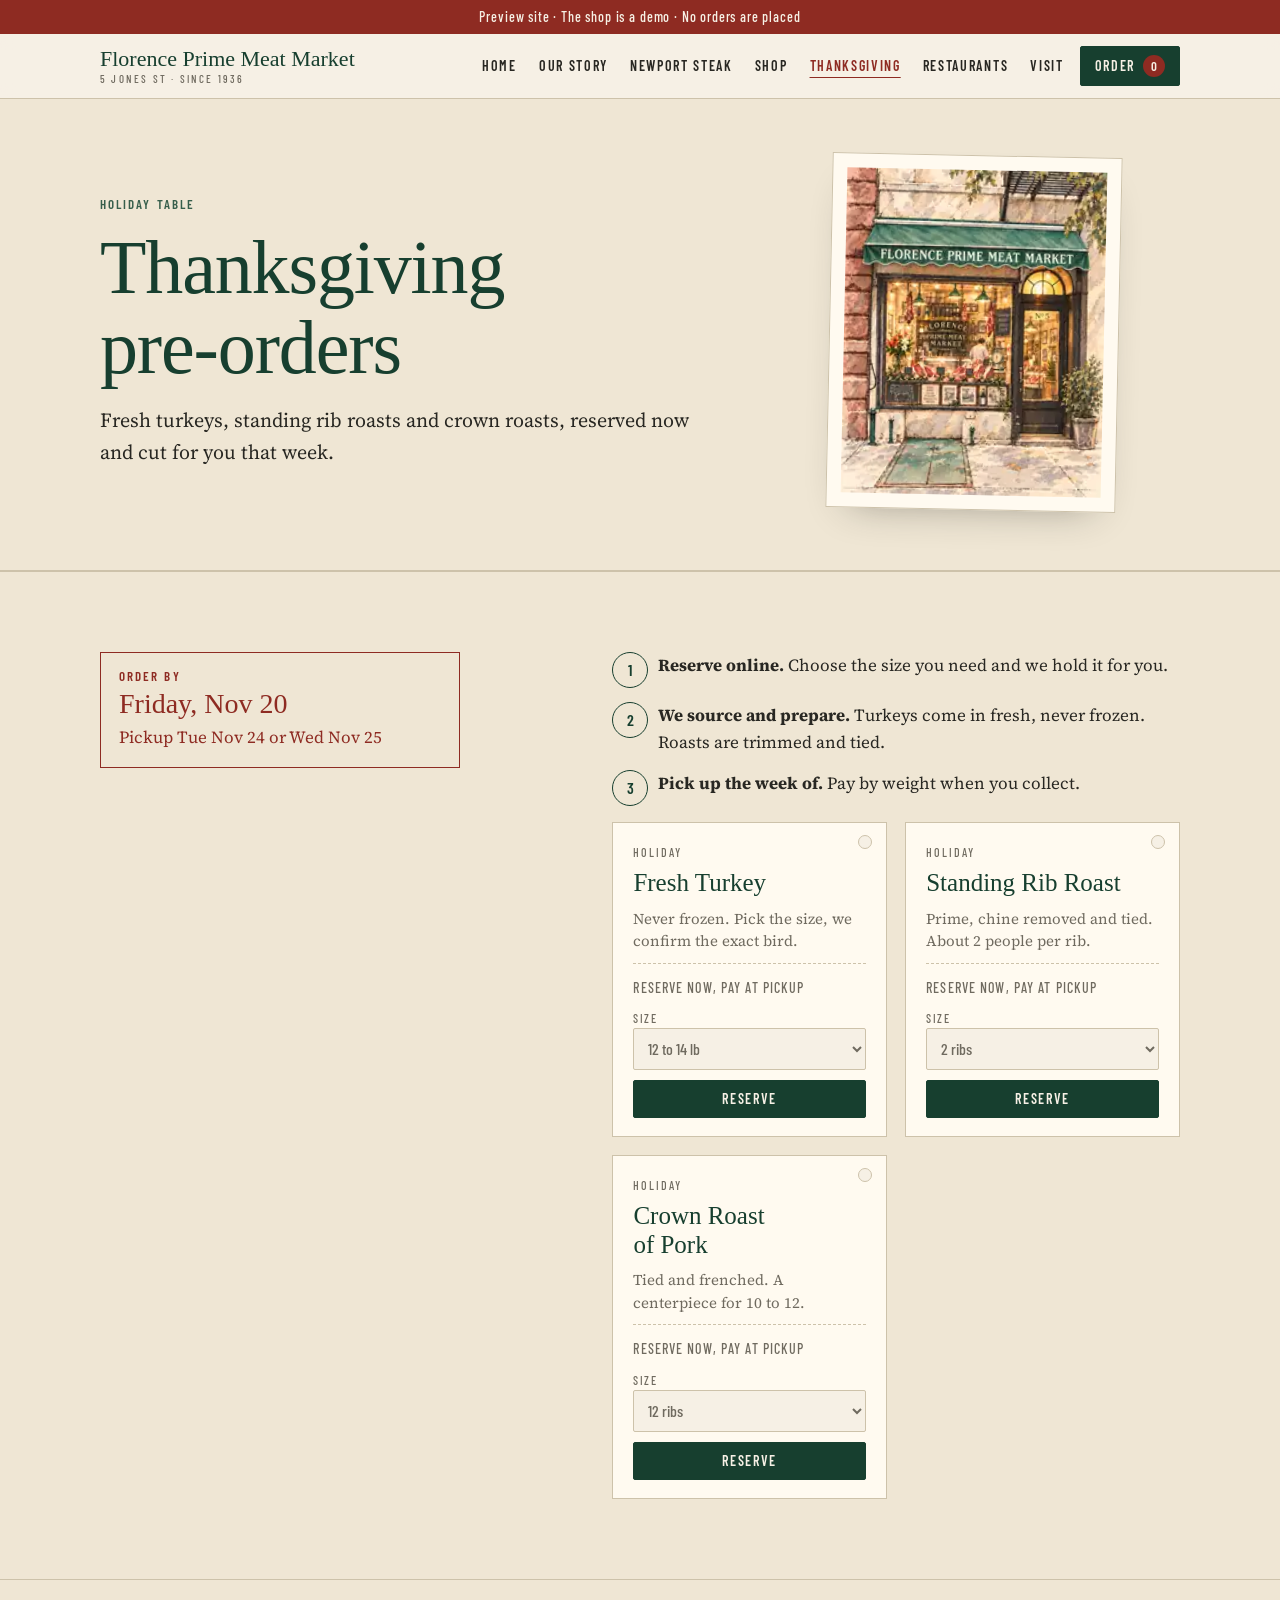
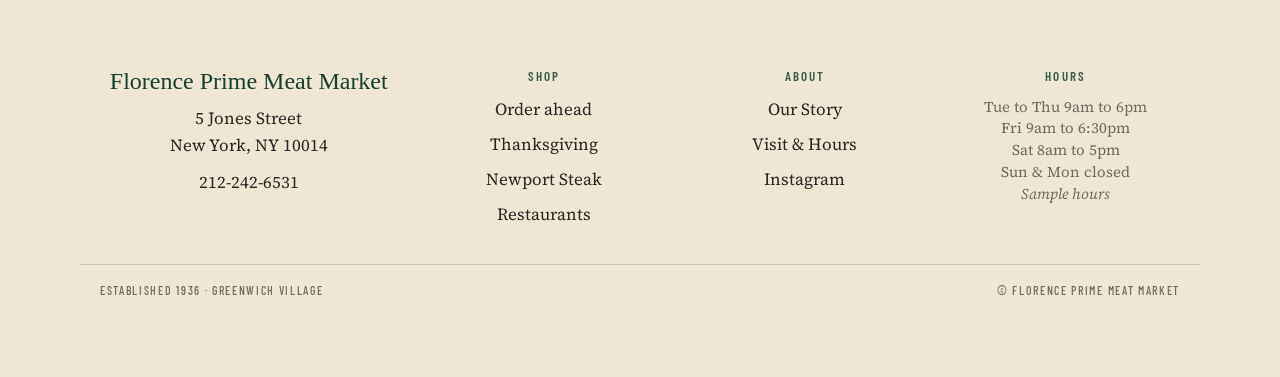
<file: thanksgiving.html>
<!doctype html>
<html lang="en">
<head>
<meta charset="utf-8">
<meta name="viewport" content="width=device-width,initial-scale=1,viewport-fit=cover">
<title>Thanksgiving · Florence Prime Meat Market</title>
<meta name="description" content="Reserve a fresh turkey or standing rib roast for Thanksgiving.">
<meta property="og:title" content="Thanksgiving · Florence Prime Meat Market">
<meta property="og:description" content="Reserve a fresh turkey or standing rib roast for Thanksgiving.">
<meta property="og:image" content="assets/storefront.webp">
<meta name="theme-color" content="#173f2f">
<link rel="icon" href="data:image/svg+xml,%3Csvg xmlns='http://www.w3.org/2000/svg' viewBox='0 0 64 64'%3E%3Crect width='64' height='64' rx='10' fill='%23173f2f'/%3E%3Ctext x='32' y='45' font-family='Georgia,serif' font-size='40' text-anchor='middle' fill='%23f6f0e5'%3EF%3C/text%3E%3C/svg%3E">
<link rel="preconnect" href="https://fonts.googleapis.com">
<link rel="preconnect" href="https://fonts.gstatic.com" crossorigin>
<link rel="stylesheet" href="https://fonts.googleapis.com/css2?family=IM+Fell+English:ital@0;1&family=Source+Serif+4:ital,opsz,wght@0,8..60,400;0,8..60,600;1,8..60,400&family=Barlow+Condensed:wght@500;600&display=swap">
<link rel="stylesheet" href="assets/site.css">
<script type="application/ld+json">
{"@context":"https://schema.org","@type":"ButcherShop","name":"Florence Prime Meat Market","foundingDate":"1936","telephone":"+1-212-242-6531","address":{"@type":"PostalAddress","streetAddress":"5 Jones Street","addressLocality":"New York","addressRegion":"NY","postalCode":"10014","addressCountry":"US"},"sameAs":["https://www.instagram.com/florenceprimemeat/"]}
</script>
</head>
<body>
<div class="demo">Preview site · The shop is a demo · No orders are placed</div>
<header class="top">
  <div class="wrap bar">
    <a class="brand" href="home.html"><b>Florence Prime Meat Market</b><small>5 Jones St · Since 1936</small></a>
    <nav class="links" aria-label="Main"><a href="home.html">Home</a><a href="story.html">Our Story</a><a href="newport.html">Newport Steak</a><a href="shop.html">Shop</a><a href="thanksgiving.html" aria-current="page">Thanksgiving</a><a href="restaurants.html">Restaurants</a><a href="visit.html">Visit</a></nav>
    <button class="btn small cartbtn" id="openCart" type="button" aria-label="Open your order">Order <span class="count" id="count">0</span></button>
    <button class="menubtn" id="menuBtn" type="button" aria-expanded="false" aria-controls="mobileNav" aria-label="Menu"><span></span></button>
  </div>
  <nav class="wrap mobilenav" id="mobileNav" hidden aria-label="Mobile"><a href="home.html">Home</a><a href="story.html">Our Story</a><a href="newport.html">Newport Steak</a><a href="shop.html">Shop</a><a href="thanksgiving.html" aria-current="page">Thanksgiving</a><a href="restaurants.html">Restaurants</a><a href="visit.html">Visit</a></nav>
</header>
<main>
<section class="pghero">
  <div class="wrap pghero-in">
    <div class="pghero-text">
      <div class="kicker">Holiday table</div>
      <h1>Thanksgiving pre-orders</h1>
      <p class="lede">Fresh turkeys, standing rib roasts and crown roasts, reserved now and cut for you that week.</p>
    </div>
    <figure class="pghero-fig"><img src="assets/storefront.webp" width="220" height="275" alt="Watercolor of the Florence storefront"></figure>
  </div>
</section>
<section class="block holiday" id="holiday">
  <div class="wrap hgrid">
    <div class="stack">
      <div class="deadline"><span class="label" style="color:inherit">Order by</span><b>Friday, Nov 20</b><span>Pickup Tue Nov 24 or Wed Nov 25</span></div>
    </div>
    <div class="stack">
      <ol class="steps">
        <li><div><b>Reserve online.</b> Choose the size you need and we hold it for you.</div></li>
        <li><div><b>We source and prepare.</b> Turkeys come in fresh, never frozen. Roasts are trimmed and tied.</div></li>
        <li><div><b>Pick up the week of.</b> Pay by weight when you collect.</div></li>
      </ol>
      <div class="grid" id="holidayGrid"></div>
    </div>
  </div>
</section>
</main>
<footer class="sitefoot">
  <div class="wrap cols">
    <div class="stack" style="gap:10px"><div class="fbrand">Florence Prime Meat Market</div><p>5 Jones Street<br>New York, NY 10014</p><p><a href="tel:+12122426531">212-242-6531</a></p></div>
    <div><h4>Shop</h4><ul><li><a href="shop.html">Order ahead</a></li><li><a href="thanksgiving.html">Thanksgiving</a></li><li><a href="newport.html">Newport Steak</a></li><li><a href="restaurants.html">Restaurants</a></li></ul></div>
    <div><h4>About</h4><ul><li><a href="story.html">Our Story</a></li><li><a href="visit.html">Visit &amp; Hours</a></li><li><a href="https://www.instagram.com/florenceprimemeat/" target="_blank" rel="noopener">Instagram</a></li></ul></div>
    <div><h4>Hours</h4><p class="fine" style="font-size:15px">Tue to Thu 9am to 6pm<br>Fri 9am to 6:30pm<br>Sat 8am to 5pm<br>Sun &amp; Mon closed<br><em>Sample hours</em></p></div>
  </div>
  <div class="wrap legal"><span>Established 1936 · Greenwich Village</span><span>© Florence Prime Meat Market</span></div>
</footer>
<div class="scrim" id="scrim" hidden></div>
<aside class="drawer" id="drawer" hidden aria-label="Your order" role="dialog" aria-modal="true">
  <div class="dhead"><h2 id="dTitle">Your order</h2><button class="x" id="closeCart" type="button" aria-label="Close">×</button></div>
  <div class="dbody" id="dBody"></div>
  <div class="dfoot" id="dFoot"></div>
</aside>
<div class="toast" id="toast" hidden></div>

<script src="assets/site.js"></script>
</body>
</html>
</file>
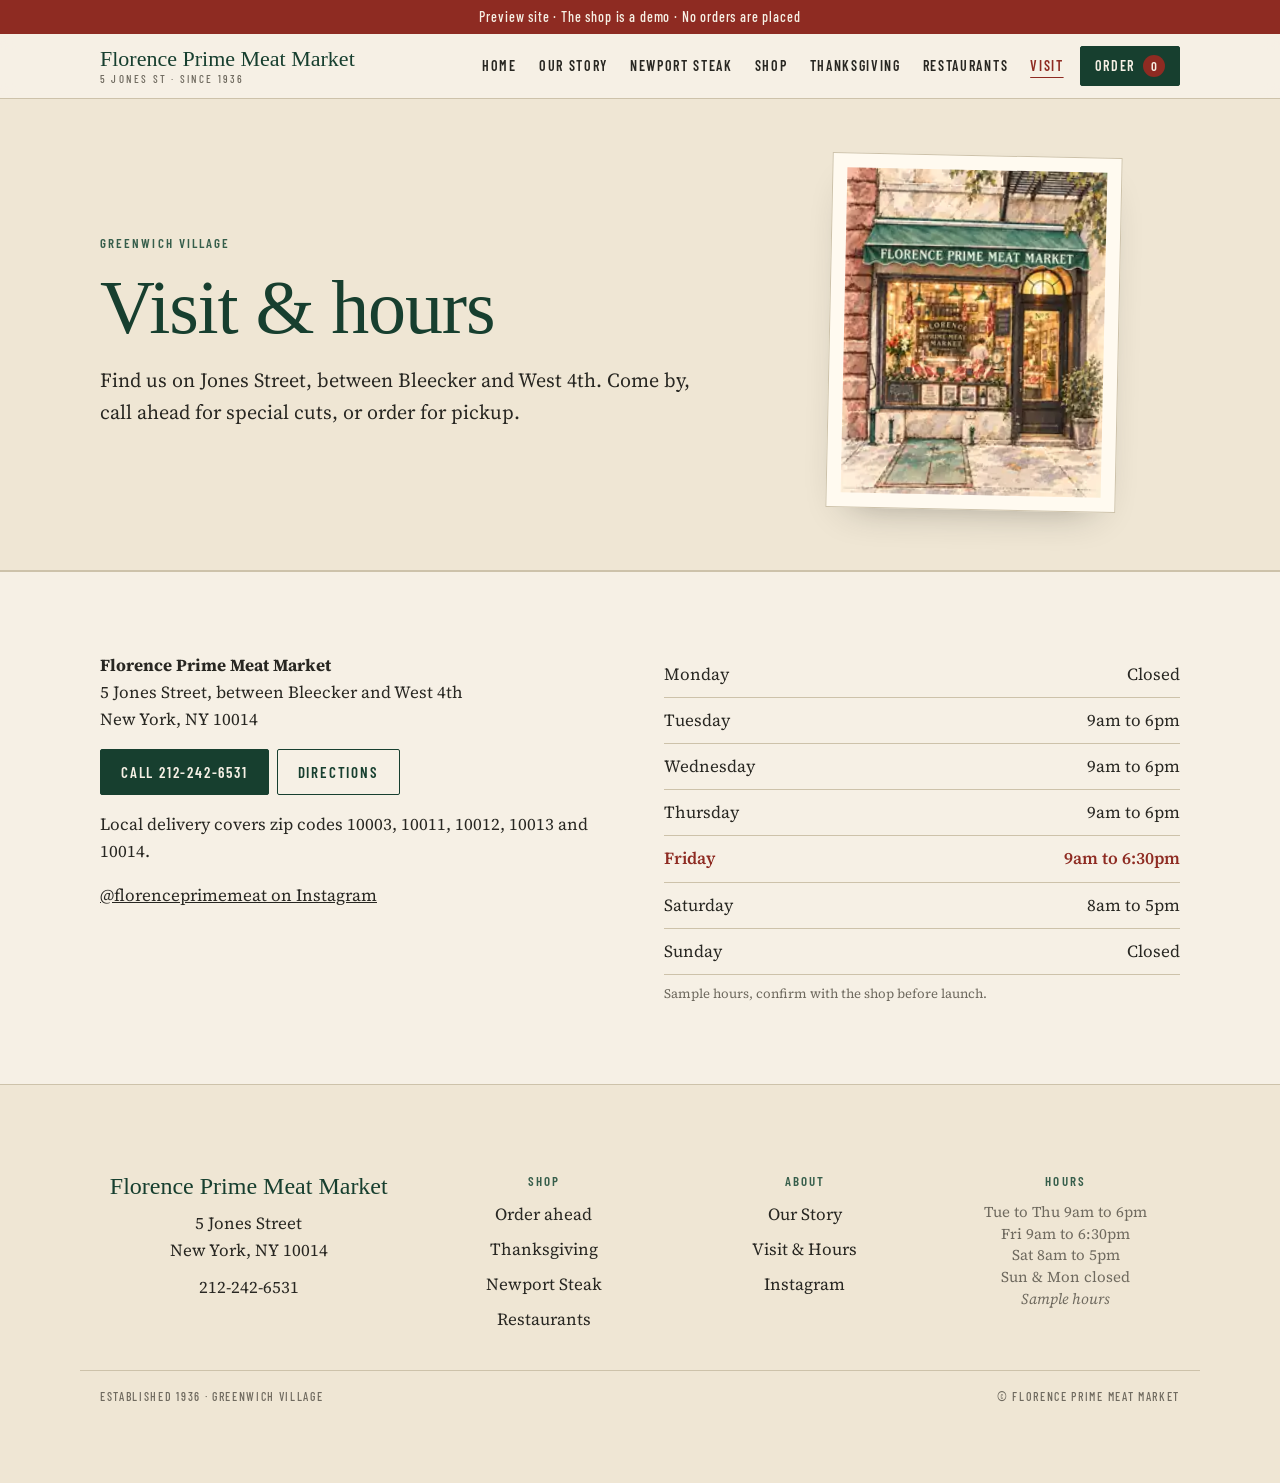
<file: visit.html>
<!doctype html>
<html lang="en">
<head>
<meta charset="utf-8">
<meta name="viewport" content="width=device-width,initial-scale=1,viewport-fit=cover">
<title>Visit & Hours · Florence Prime Meat Market</title>
<meta name="description" content="Visit Florence Prime Meat Market at 5 Jones Street, New York.">
<meta property="og:title" content="Visit & Hours · Florence Prime Meat Market">
<meta property="og:description" content="Visit Florence Prime Meat Market at 5 Jones Street, New York.">
<meta property="og:image" content="assets/storefront.webp">
<meta name="theme-color" content="#173f2f">
<link rel="icon" href="data:image/svg+xml,%3Csvg xmlns='http://www.w3.org/2000/svg' viewBox='0 0 64 64'%3E%3Crect width='64' height='64' rx='10' fill='%23173f2f'/%3E%3Ctext x='32' y='45' font-family='Georgia,serif' font-size='40' text-anchor='middle' fill='%23f6f0e5'%3EF%3C/text%3E%3C/svg%3E">
<link rel="preconnect" href="https://fonts.googleapis.com">
<link rel="preconnect" href="https://fonts.gstatic.com" crossorigin>
<link rel="stylesheet" href="https://fonts.googleapis.com/css2?family=IM+Fell+English:ital@0;1&family=Source+Serif+4:ital,opsz,wght@0,8..60,400;0,8..60,600;1,8..60,400&family=Barlow+Condensed:wght@500;600&display=swap">
<link rel="stylesheet" href="assets/site.css">
<script type="application/ld+json">
{"@context":"https://schema.org","@type":"ButcherShop","name":"Florence Prime Meat Market","foundingDate":"1936","telephone":"+1-212-242-6531","address":{"@type":"PostalAddress","streetAddress":"5 Jones Street","addressLocality":"New York","addressRegion":"NY","postalCode":"10014","addressCountry":"US"},"sameAs":["https://www.instagram.com/florenceprimemeat/"]}
</script>
</head>
<body>
<div class="demo">Preview site · The shop is a demo · No orders are placed</div>
<header class="top">
  <div class="wrap bar">
    <a class="brand" href="home.html"><b>Florence Prime Meat Market</b><small>5 Jones St · Since 1936</small></a>
    <nav class="links" aria-label="Main"><a href="home.html">Home</a><a href="story.html">Our Story</a><a href="newport.html">Newport Steak</a><a href="shop.html">Shop</a><a href="thanksgiving.html">Thanksgiving</a><a href="restaurants.html">Restaurants</a><a href="visit.html" aria-current="page">Visit</a></nav>
    <button class="btn small cartbtn" id="openCart" type="button" aria-label="Open your order">Order <span class="count" id="count">0</span></button>
    <button class="menubtn" id="menuBtn" type="button" aria-expanded="false" aria-controls="mobileNav" aria-label="Menu"><span></span></button>
  </div>
  <nav class="wrap mobilenav" id="mobileNav" hidden aria-label="Mobile"><a href="home.html">Home</a><a href="story.html">Our Story</a><a href="newport.html">Newport Steak</a><a href="shop.html">Shop</a><a href="thanksgiving.html">Thanksgiving</a><a href="restaurants.html">Restaurants</a><a href="visit.html" aria-current="page">Visit</a></nav>
</header>
<main>
<section class="pghero">
  <div class="wrap pghero-in">
    <div class="pghero-text">
      <div class="kicker">Greenwich Village</div>
      <h1>Visit &amp; hours</h1>
      <p class="lede">Find us on Jones Street, between Bleecker and West 4th. Come by, call ahead for special cuts, or order for pickup.</p>
    </div>
    <figure class="pghero-fig"><img src="assets/storefront.webp" width="220" height="275" alt="Watercolor of the Florence storefront on Jones Street"></figure>
  </div>
</section>
<section class="block" id="visit">
  <div class="wrap visit">
    <div class="stack">
      <p><strong>Florence Prime Meat Market</strong><br>5 Jones Street, between Bleecker and West 4th<br>New York, NY 10014</p>
      <div class="copy"><a class="btn" href="tel:+12122426531">Call 212-242-6531</a><a class="btn ghost" href="https://maps.google.com/?q=Florence+Prime+Meat+Market+5+Jones+Street+New+York" target="_blank" rel="noopener">Directions</a></div>
      <p>Local delivery covers zip codes 10003, 10011, 10012, 10013 and 10014.</p>
      <p><a href="https://www.instagram.com/florenceprimemeat/" target="_blank" rel="noopener">@florenceprimemeat on Instagram</a></p>
    </div>
    <div>
      <table class="hourtable" id="hourTable" aria-label="Weekly hours"></table>
      <p class="fine" style="margin-top:10px">Sample hours, confirm with the shop before launch.</p>
    </div>
  </div>
</section>
</main>
<footer class="sitefoot">
  <div class="wrap cols">
    <div class="stack" style="gap:10px"><div class="fbrand">Florence Prime Meat Market</div><p>5 Jones Street<br>New York, NY 10014</p><p><a href="tel:+12122426531">212-242-6531</a></p></div>
    <div><h4>Shop</h4><ul><li><a href="shop.html">Order ahead</a></li><li><a href="thanksgiving.html">Thanksgiving</a></li><li><a href="newport.html">Newport Steak</a></li><li><a href="restaurants.html">Restaurants</a></li></ul></div>
    <div><h4>About</h4><ul><li><a href="story.html">Our Story</a></li><li><a href="visit.html">Visit &amp; Hours</a></li><li><a href="https://www.instagram.com/florenceprimemeat/" target="_blank" rel="noopener">Instagram</a></li></ul></div>
    <div><h4>Hours</h4><p class="fine" style="font-size:15px">Tue to Thu 9am to 6pm<br>Fri 9am to 6:30pm<br>Sat 8am to 5pm<br>Sun &amp; Mon closed<br><em>Sample hours</em></p></div>
  </div>
  <div class="wrap legal"><span>Established 1936 · Greenwich Village</span><span>© Florence Prime Meat Market</span></div>
</footer>
<div class="scrim" id="scrim" hidden></div>
<aside class="drawer" id="drawer" hidden aria-label="Your order" role="dialog" aria-modal="true">
  <div class="dhead"><h2 id="dTitle">Your order</h2><button class="x" id="closeCart" type="button" aria-label="Close">×</button></div>
  <div class="dbody" id="dBody"></div>
  <div class="dfoot" id="dFoot"></div>
</aside>
<div class="toast" id="toast" hidden></div>

<script src="assets/site.js"></script>
</body>
</html>
</file>
<file: assets/site.css>
/* Layout: a 1936 butcher's counter on paper. Watercolor storefront up top, the shop laid out like counter tags, green-ink rules between sections. One deliberate look, single theme. */
:root{
  --paper:#f6f0e5; --paper2:#efe6d4; --tag:#fffaf0;
  --ink:#282722; --muted:#6f6a5f; --line:#cdc2aa;
  --green:#173f2f; --green2:#365e4b; --red:#8e2b22; --onGreen:#f6f0e5;
  --display:"IM Fell English",Georgia,"Times New Roman",serif;
  --body:"Source Serif 4",Georgia,"Times New Roman",serif;
  --label:"Barlow Condensed","Arial Narrow",Arial,sans-serif;
  --safeT:env(safe-area-inset-top,0px); --safeB:env(safe-area-inset-bottom,0px);
  color-scheme:light;
}
*{box-sizing:border-box}
[hidden]{display:none!important}
html{scroll-behavior:smooth;scroll-padding-top:80px}
body{margin:0;background:var(--paper);color:var(--ink);font:17px/1.6 var(--body)}
@media (prefers-reduced-motion:reduce){html{scroll-behavior:auto}*{transition:none!important;animation:none!important}}
a{color:inherit}img{display:block;max-width:100%;height:auto}
button,input,select,textarea{font:inherit;color:inherit}
:focus-visible{outline:2px solid var(--red);outline-offset:3px}
.wrap{width:min(1120px,100%);margin:0 auto;padding-inline:20px}
h1,h2,h3{font-family:var(--display);font-weight:400;color:var(--green);margin:0;text-wrap:balance;line-height:1.05}
h2{font-size:clamp(38px,5.4vw,62px);letter-spacing:-.01em}
h3{font-size:26px;line-height:1.15}
p{margin:0}
.kicker,.label{font:600 13px/1.2 var(--label);text-transform:uppercase;letter-spacing:.16em;color:var(--green2)}
.lede{font-size:20px;max-width:62ch}
.script{font-family:var(--display);font-style:italic;font-size:26px;color:var(--green2)}
.rule{display:flex;align-items:center;gap:12px;color:var(--muted);max-width:520px}
.rule::before,.rule::after{content:"";height:1px;background:var(--line);flex:1}
.stack{display:grid;gap:16px;align-content:start}
.btn{display:inline-flex;align-items:center;justify-content:center;gap:8px;min-height:46px;padding:10px 20px;border:1px solid var(--green);background:var(--green);color:var(--onGreen);font:600 15px/1 var(--label);letter-spacing:.12em;text-transform:uppercase;text-decoration:none;cursor:pointer;border-radius:2px}
.btn:hover{background:var(--green2)}
.btn.ghost{background:transparent;color:var(--green)}
.btn.ghost:hover{background:var(--paper2)}
.btn.small{min-height:38px;padding:8px 14px;font-size:14px}
.btn[disabled]{opacity:.45;cursor:not-allowed}

/* Demo ribbon */
.demo{background:var(--red);color:var(--onGreen);font:500 14px/1.4 var(--label);letter-spacing:.06em;text-align:center;padding:7px 16px;padding-top:calc(7px + var(--safeT))}

/* Header */
header.top{position:sticky;top:0;z-index:30;background:color-mix(in srgb,var(--paper) 94%,transparent);backdrop-filter:blur(8px);border-bottom:1px solid var(--line)}
.bar{display:flex;align-items:center;gap:16px;min-height:64px}
.brand{margin-right:auto;text-decoration:none;display:grid;line-height:1.05}
.brand b{font:400 22px var(--display);color:var(--green)}
.brand small{font:500 11px var(--label);letter-spacing:.2em;text-transform:uppercase;color:var(--muted)}
.links{display:flex;gap:22px}
.links a{font:600 14px var(--label);letter-spacing:.12em;text-transform:uppercase;text-decoration:none;color:var(--ink)}
.links a:hover{color:var(--red)}
.cartbtn{position:relative}
.count{min-width:22px;height:22px;border-radius:11px;background:var(--red);color:var(--onGreen);font:600 13px/22px var(--label);letter-spacing:0;padding:0 6px}
.menubtn{display:none;background:none;border:1px solid var(--line);width:46px;height:46px;cursor:pointer;border-radius:2px}
.menubtn span,.menubtn span::before,.menubtn span::after{display:block;width:20px;height:2px;background:var(--green);margin:auto;position:relative;content:""}
.menubtn span::before{position:absolute;top:-6px}.menubtn span::after{position:absolute;top:6px}
.mobilenav{border-top:1px solid var(--line);padding-block:8px 16px}
.mobilenav a{display:block;padding:12px 0;border-bottom:1px solid var(--line);font:600 17px var(--label);letter-spacing:.12em;text-transform:uppercase;text-decoration:none}

/* Page title band */
.pagehead{padding-block:56px 8px}
.pagehead h1{font-size:clamp(42px,6vw,72px);letter-spacing:-.01em}
.links a[aria-current="page"]{color:var(--red);text-decoration:underline;text-underline-offset:6px}
.mobilenav a[aria-current="page"]{color:var(--red)}

.homeimg{width:220px;mix-blend-mode:multiply;margin-top:6px}
/* Page hero */
.pghero{background:var(--paper2);border-bottom:1px solid var(--line)}
.pghero-in{display:grid;grid-template-columns:minmax(0,1.2fr) minmax(0,.8fr);gap:48px;align-items:center;padding-block:56px 60px}
.pghero-text{display:grid;gap:16px;align-content:center}
.pghero h1{font-size:clamp(44px,6vw,76px);letter-spacing:-.015em}
.pghero h1 em{display:block;font-size:.46em;color:var(--green2);margin-top:8px}
.pghero .actions{display:flex;flex-wrap:wrap;gap:12px;margin-top:4px}
.pghero-fig{margin:0;justify-self:center;background:var(--tag);border:1px solid var(--line);padding:14px;box-shadow:0 18px 40px -24px rgba(40,39,34,.45);transform:rotate(1.2deg)}
.pghero-fig img{width:260px;mix-blend-mode:multiply}
.pghero.big .pghero-fig img{width:300px}
.pghero.strip .pghero-fig{transform:rotate(-1deg)}
.pghero.strip .pghero-fig img{width:340px}
/* Watercolor images */
.pic{mix-blend-mode:multiply;height:auto}
.pic.wide{width:min(360px,100%);margin-inline:auto}
.pagehero{display:grid;grid-template-columns:minmax(0,1fr) auto;gap:36px;align-items:center;margin-bottom:36px}
.pagehero>.head,.pagehero>.stack{margin-bottom:0}
.pic.side{width:260px;max-height:300px;object-fit:contain}
.hgrid .pagehero,.two .pagehero{grid-template-columns:1fr;gap:24px}
.hgrid .pagehero .pic.side,.two .pagehero .pic.side{width:220px;justify-self:start}
.tileimg{width:100%;height:110px;object-fit:contain;mix-blend-mode:multiply;margin-bottom:6px}
/* Home tiles */
.tiles{display:grid;grid-template-columns:repeat(3,minmax(0,1fr));gap:18px}
.tile{display:grid;gap:10px;align-content:start;background:var(--tag);border:1px solid var(--line);padding:24px 22px;text-decoration:none;transition:border-color .2s,transform .2s}
.tile:hover{border-color:var(--green);transform:translateY(-2px)}
.tile h3{font-size:28px}
.tile p{color:var(--muted);font-size:16px}
.tile .go{font:600 14px var(--label);letter-spacing:.14em;text-transform:uppercase;color:var(--red);margin-top:6px}
.band{background:var(--green);color:var(--onGreen)}
.band .wrap{display:flex;flex-wrap:wrap;gap:20px;align-items:center;justify-content:space-between;padding-block:40px}
.band h2{color:var(--onGreen);font-size:clamp(30px,4vw,44px)}
.band .btn{background:var(--onGreen);color:var(--green);border-color:var(--onGreen)}

/* Site footer */
.sitefoot{border-top:1px solid var(--line);background:var(--paper2)}
.sitefoot .cols{display:grid;grid-template-columns:1.3fr 1fr 1fr 1fr;gap:32px;padding-block:48px 28px}
.sitefoot h4{font:600 13px var(--label);letter-spacing:.16em;text-transform:uppercase;color:var(--green2);margin:0 0 12px}
.sitefoot ul{list-style:none;margin:0;padding:0;display:grid;gap:8px}
.sitefoot a{text-decoration:none}.sitefoot a:hover{color:var(--red)}
.sitefoot .fbrand{font:400 24px var(--display);color:var(--green)}
.sitefoot .legal{border-top:1px solid var(--line);padding-block:18px calc(24px + var(--safeB));font:500 12px var(--label);letter-spacing:.14em;text-transform:uppercase;color:var(--muted);display:flex;flex-wrap:wrap;gap:8px 20px;justify-content:space-between}

/* Splash */
.splash{min-height:100svh;min-height:100dvh;display:grid;place-content:center;justify-items:center;gap:12px;text-align:center;padding:28px 20px calc(28px + var(--safeB));padding-top:calc(28px + var(--safeT))}
.splash .rule{width:min(520px,80vw)}
.splash h1{font-size:clamp(40px,6.4vw,76px);letter-spacing:-.02em}
.splash .est{font:italic clamp(24px,3.4vw,38px) var(--display);color:var(--green2)}
.storelink{display:block;border-radius:2px;transition:transform .35s ease}
.storelink:hover{transform:scale(1.015)}
.storelink img{width:min(400px,78vw);max-height:54svh;object-fit:contain;mix-blend-mode:multiply}
.enter{font:italic 19px var(--display);color:var(--green2);text-decoration:none;animation:breathe 2.8s ease-in-out infinite}
@keyframes breathe{50%{opacity:.55}}

/* Story intro */
.intro{display:grid;grid-template-columns:1.15fr .85fr;gap:48px;align-items:start;margin-bottom:44px}
.intro h2 em{display:block;font-size:.55em;color:var(--green2)}
.facts{display:grid;gap:18px;border-left:1px solid var(--line);padding-left:28px}
.facts div{display:grid}
.facts b{font:400 34px var(--display);color:var(--green);line-height:1.1}
.facts span{font:500 12px/1.3 var(--label);letter-spacing:.14em;text-transform:uppercase;color:var(--muted)}

/* Hours strip */
.hours{background:var(--green);color:var(--onGreen)}
.hours .wrap{display:grid;grid-template-columns:auto 1fr auto;gap:28px;align-items:center;padding-block:22px}
.hours .label{color:#cfe0d4}
.days{display:grid;grid-template-columns:repeat(7,minmax(0,1fr));gap:6px;font:500 14px/1.35 var(--label);letter-spacing:.05em;text-align:center}
.days div{padding:6px 2px;border:1px solid rgba(246,240,229,.25)}
.days .today{background:var(--onGreen);color:var(--green)}
.days b{display:block;font-weight:600;letter-spacing:.14em}
.status{font:600 15px var(--label);letter-spacing:.1em;text-transform:uppercase;white-space:nowrap}
.status i{display:inline-block;width:9px;height:9px;border-radius:50%;background:#8fd19e;margin-right:8px;vertical-align:1px}
.status.closed i{background:#e7a196}

section.block{padding-block:80px;border-top:1px solid var(--line)}
.head{display:grid;gap:14px;margin-bottom:36px}

/* Shop */
.filters{display:flex;flex-wrap:wrap;gap:8px;margin-bottom:28px}
.chip{border:1px solid var(--line);background:transparent;padding:8px 16px;font:600 14px var(--label);letter-spacing:.12em;text-transform:uppercase;cursor:pointer;border-radius:2px;min-height:40px}
.chip[aria-pressed="true"]{background:var(--green);border-color:var(--green);color:var(--onGreen)}
.grid{display:grid;grid-template-columns:repeat(auto-fill,minmax(250px,1fr));gap:18px}
.tagcard{position:relative;background:var(--tag);border:1px solid var(--line);padding:22px 20px 18px;display:grid;gap:10px;grid-template-rows:auto auto 1fr auto auto}
.tagcard::before{content:"";position:absolute;top:12px;right:14px;width:12px;height:12px;border-radius:50%;border:1px solid var(--line);background:var(--paper)}
.tagcard .cat{font:500 12px var(--label);letter-spacing:.16em;text-transform:uppercase;color:var(--muted)}
.tagcard h3{font-size:25px;padding-right:22px}
.tagcard p{font-size:15px;color:var(--muted);line-height:1.5}
.price{border-top:1px dashed var(--line);padding-top:10px}
.price b{font:600 30px var(--label);color:var(--red);letter-spacing:.02em}
.price span{font:500 14px var(--label);letter-spacing:.08em;text-transform:uppercase;color:var(--muted)}
.price em{margin-left:auto;font:italic 14px var(--body);color:var(--muted)}
.opts{display:grid;grid-template-columns:1fr 1fr;gap:8px}
.opts label{display:grid;gap:3px;font:500 12px var(--label);letter-spacing:.12em;text-transform:uppercase;color:var(--muted)}
select,input,textarea{width:100%;background:var(--paper);border:1px solid var(--line);border-radius:2px;padding:9px 10px;font-size:16px;min-height:42px}
textarea{min-height:90px;resize:vertical}
.badge{position:absolute;top:-1px;left:-1px;background:var(--green);color:var(--onGreen);font:600 11px var(--label);letter-spacing:.14em;text-transform:uppercase;padding:4px 8px}
.weightnote{margin-top:22px;font-size:15px;color:var(--muted);max-width:70ch}

/* Holiday */
.holiday{background:var(--paper2)}
.hgrid{display:grid;grid-template-columns:.9fr 1.1fr;gap:48px;align-items:start}
.deadline{display:grid;gap:4px;border:1px solid var(--red);padding:16px 18px;color:var(--red);max-width:360px}
.deadline b{font:400 28px var(--display)}
.steps{display:grid;gap:14px;counter-reset:s;padding:0;margin:0;list-style:none}
.steps li{display:grid;grid-template-columns:34px 1fr;gap:12px;align-items:start}
.steps li::before{counter-increment:s;content:counter(s);width:34px;height:34px;border-radius:50%;border:1px solid var(--green);display:grid;place-items:center;font:600 16px var(--label);color:var(--green)}

/* Newport */
.newport{display:grid;grid-template-columns:1fr 1fr;gap:52px;align-items:start}
.cook{display:grid;gap:0;border-top:1px solid var(--line)}
.cook div{display:grid;grid-template-columns:120px 1fr;gap:16px;padding:14px 0;border-bottom:1px solid var(--line)}
.cook dt{font:600 14px var(--label);letter-spacing:.12em;text-transform:uppercase;color:var(--green2)}
.cook dd{margin:0}
.anatomy{background:var(--tag);border:1px solid var(--line);padding:18px}
.anatomy svg{width:100%;height:auto;display:block}

/* Story */
.timeline{display:grid;border-top:1px solid var(--line)}
.era{display:grid;grid-template-columns:140px minmax(0,1fr) 150px;gap:28px;align-items:center;padding-block:26px;border-bottom:1px solid var(--line)}
.year{font:400 46px var(--display);color:var(--green)}
.era img{width:130px;border:6px solid var(--tag);box-shadow:0 8px 20px -14px rgba(40,39,34,.6);justify-self:end}
.era .ph{width:130px;aspect-ratio:1;justify-self:end;display:grid;place-items:center;border:1px dashed var(--line);font:500 12px var(--label);letter-spacing:.12em;text-transform:uppercase;color:var(--muted);text-align:center;padding:10px}

/* Commercial + forms */
.two{display:grid;grid-template-columns:1fr 1fr;gap:48px;align-items:start}
.services{display:grid;grid-template-columns:1fr 1fr;border-top:1px solid var(--line)}
.services div{padding:18px 16px 18px 0;border-bottom:1px solid var(--line)}
.services h3{font-size:21px;margin-bottom:4px}
.services p{font-size:15px;color:var(--muted)}
form.panel{background:var(--tag);border:1px solid var(--line);padding:24px;display:grid;gap:14px}
.field{display:grid;gap:5px}
.field>span{font:500 13px var(--label);letter-spacing:.12em;text-transform:uppercase;color:var(--muted)}
.row2{display:grid;grid-template-columns:1fr 1fr;gap:12px}
.okmsg{border:1px solid var(--green);background:var(--tag);padding:18px;display:grid;gap:6px}

/* Reviews */
.quotes{display:grid;grid-template-columns:repeat(3,minmax(0,1fr));gap:28px}
.quotes figure{margin:0;display:grid;gap:10px;border-top:2px solid var(--green);padding-top:16px}
.quotes blockquote{margin:0;font:italic 21px/1.4 var(--display);color:var(--ink)}
.quotes figcaption{font:500 13px var(--label);letter-spacing:.12em;text-transform:uppercase;color:var(--muted)}

/* Visit */
.visit{display:grid;grid-template-columns:1fr 1fr;gap:48px;align-items:start}
.copy{display:flex;gap:8px;align-items:center;flex-wrap:wrap}
.hourtable{width:100%;border-collapse:collapse;font-variant-numeric:tabular-nums}
.hourtable td{padding:9px 0;border-bottom:1px solid var(--line)}
.hourtable td:last-child{text-align:right}
.hourtable tr.today td{color:var(--red);font-weight:600}

footer{border-top:1px solid var(--line);padding-block:40px calc(56px + var(--safeB));text-align:center;display:grid;gap:8px;justify-items:center}
footer .small{font:500 12px var(--label);letter-spacing:.16em;text-transform:uppercase;color:var(--muted)}

/* Cart drawer */
.scrim{position:fixed;inset:0;background:rgba(23,32,26,.45);z-index:40}
.drawer{position:fixed;top:0;right:0;bottom:0;width:min(440px,100%);background:var(--paper);z-index:50;display:grid;grid-template-rows:auto 1fr auto;border-left:1px solid var(--line);box-shadow:-20px 0 50px -30px rgba(0,0,0,.5);padding-top:var(--safeT)}
.dhead{display:flex;align-items:center;justify-content:space-between;padding:18px 20px;border-bottom:1px solid var(--line)}
.dhead h2{font-size:32px}
.x{background:none;border:1px solid var(--line);width:42px;height:42px;cursor:pointer;font-size:22px;line-height:1;border-radius:2px}
.dbody{overflow-y:auto;padding:16px 20px;display:grid;gap:14px;align-content:start}
.line{display:grid;grid-template-columns:minmax(0,1fr) auto;gap:4px 12px;padding-bottom:14px;border-bottom:1px dashed var(--line)}
.line b{font:400 20px var(--display);color:var(--green);grid-column:1}
.line small{color:var(--muted);font-size:14px;grid-column:1}
.line .amt{font:600 18px var(--label);font-variant-numeric:tabular-nums;grid-column:2;grid-row:1}
.qty{display:flex;align-items:center;gap:6px;grid-column:1/-1}
.qty button{width:34px;height:34px;border:1px solid var(--line);background:var(--tag);cursor:pointer;border-radius:2px}
.qty .rm{margin-left:auto;width:auto;padding:0 10px;font:500 13px var(--label);letter-spacing:.1em;text-transform:uppercase;border:0;background:none;color:var(--red);text-decoration:underline}
.dfoot{border-top:1px solid var(--line);padding:16px 20px calc(16px + var(--safeB));display:grid;gap:12px;background:var(--paper2)}
.tot{display:flex;justify-content:space-between;font:600 18px var(--label);letter-spacing:.06em;font-variant-numeric:tabular-nums}
.tot.big{font-size:24px;color:var(--green)}
.fine{font-size:13px;color:var(--muted);line-height:1.45}
.seg{display:grid;grid-template-columns:1fr 1fr;border:1px solid var(--green);border-radius:2px;overflow:hidden}
.seg button{background:transparent;border:0;padding:10px;font:600 14px var(--label);letter-spacing:.12em;text-transform:uppercase;cursor:pointer;color:var(--green);min-height:44px}
.seg button[aria-pressed="true"]{background:var(--green);color:var(--onGreen)}
.err{color:var(--red);font-size:14px}
.empty{text-align:center;color:var(--muted);padding:40px 0;display:grid;gap:12px;justify-items:center}
.toast{position:fixed;left:50%;top:calc(76px + var(--safeT));transform:translateX(-50%);background:var(--green);color:var(--onGreen);padding:12px 18px;font:600 14px var(--label);letter-spacing:.1em;text-transform:uppercase;z-index:60;border-radius:2px;box-shadow:0 10px 30px -10px rgba(0,0,0,.5)}

@media (max-width:860px){
  .tiles{grid-template-columns:1fr}
  .pghero-in{grid-template-columns:1fr;gap:28px;padding-block:36px 40px}
  .pghero-fig img,.pghero.big .pghero-fig img{width:min(240px,70vw)}
  .pghero.strip .pghero-fig img{width:min(320px,78vw)}
  .pagehero{grid-template-columns:1fr;gap:20px}
  .pic.side{width:min(260px,80%);justify-self:center}
  .era{grid-template-columns:90px minmax(0,1fr)}
  .era img{display:block!important;grid-column:2;justify-self:start;width:120px}
  .sitefoot .cols{grid-template-columns:1fr 1fr}
  .links,.bar>.cta{display:none}
  .menubtn{display:block}
  .intro,.hgrid,.newport,.two,.visit{grid-template-columns:1fr}
  .intro{gap:28px}
  .facts{border-left:0;padding-left:0;grid-template-columns:repeat(3,minmax(0,1fr));gap:12px}
  .facts b{font-size:26px}
  .hours .wrap{grid-template-columns:1fr;gap:14px}
  .quotes{grid-template-columns:1fr}
  .era{grid-template-columns:90px minmax(0,1fr);gap:16px}
  .era img,.era .ph{display:none}
  .year{font-size:34px}
  section.block{padding-block:56px}
}
@media (max-width:520px){
  .days{grid-template-columns:repeat(4,minmax(0,1fr))}
  .services,.row2,.opts{grid-template-columns:1fr}
  .cook div{grid-template-columns:1fr;gap:4px}
  .brand b{font-size:19px}
}
</file>
